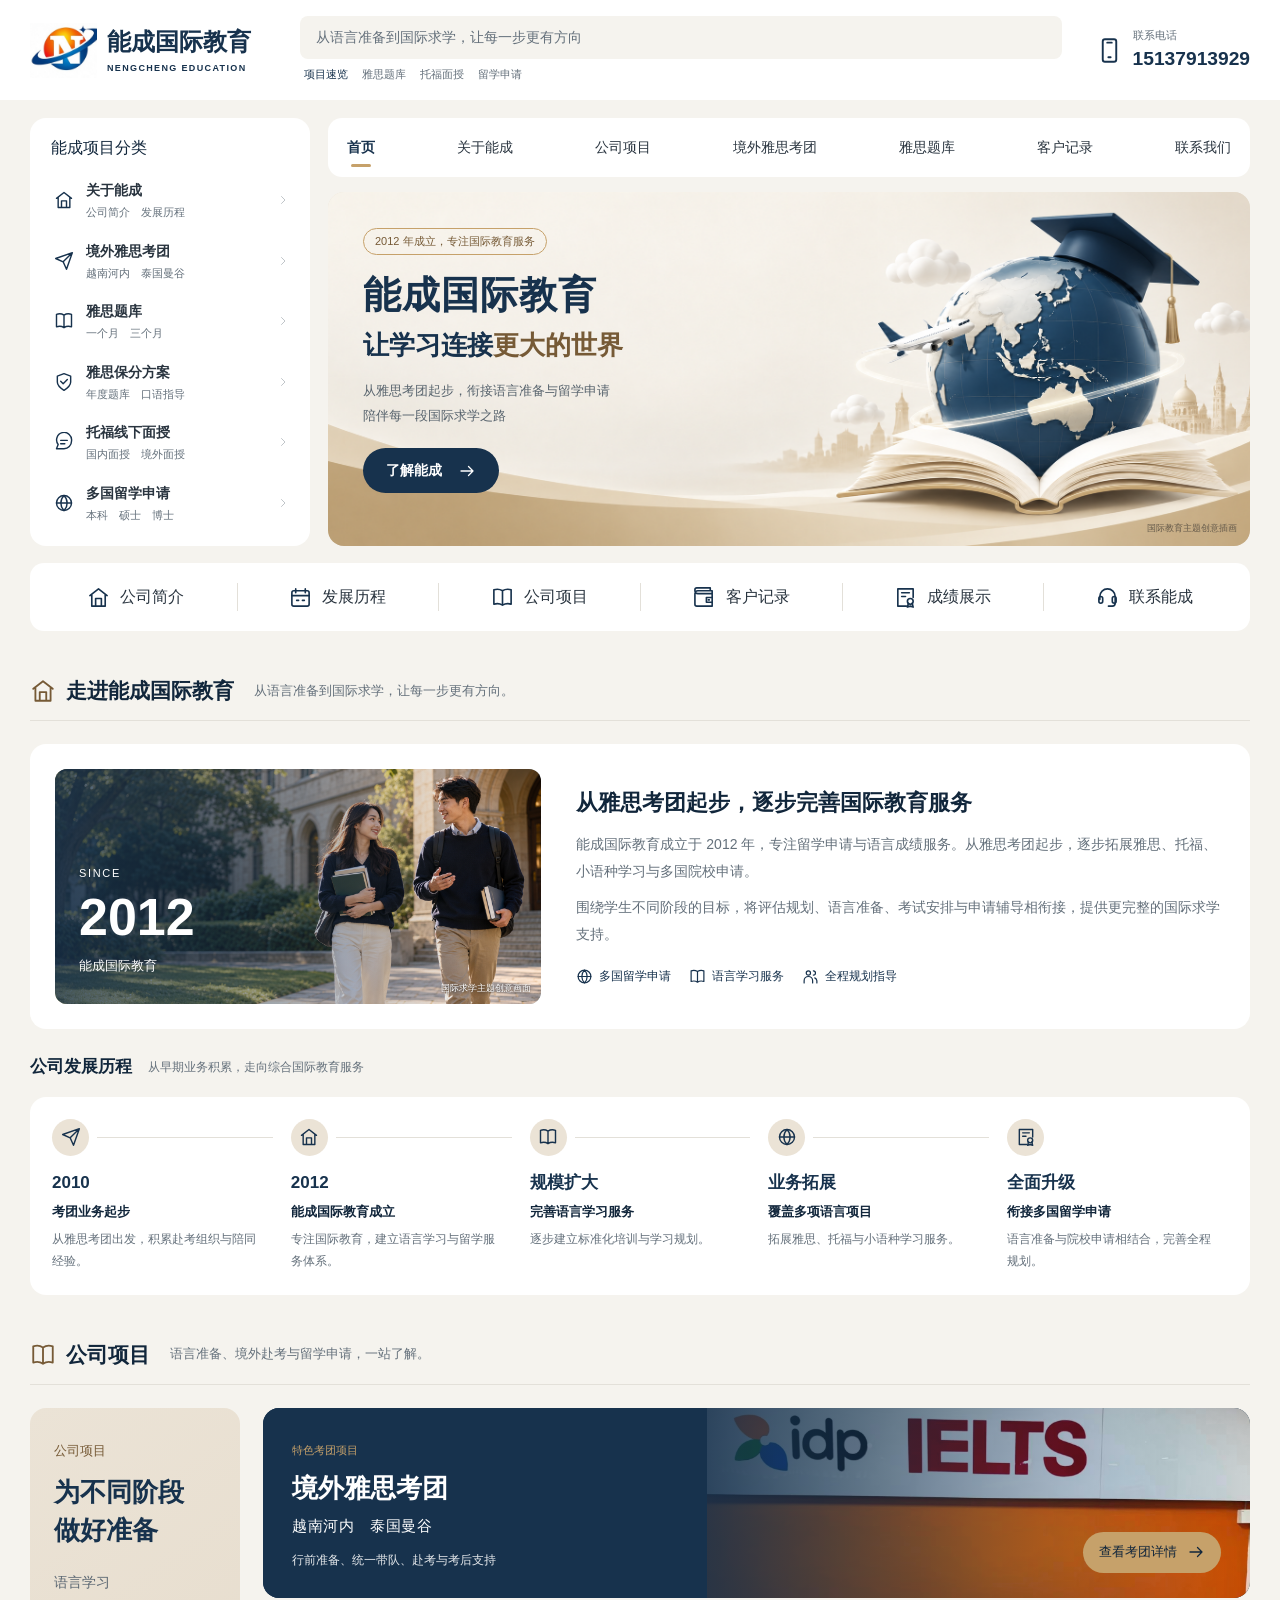
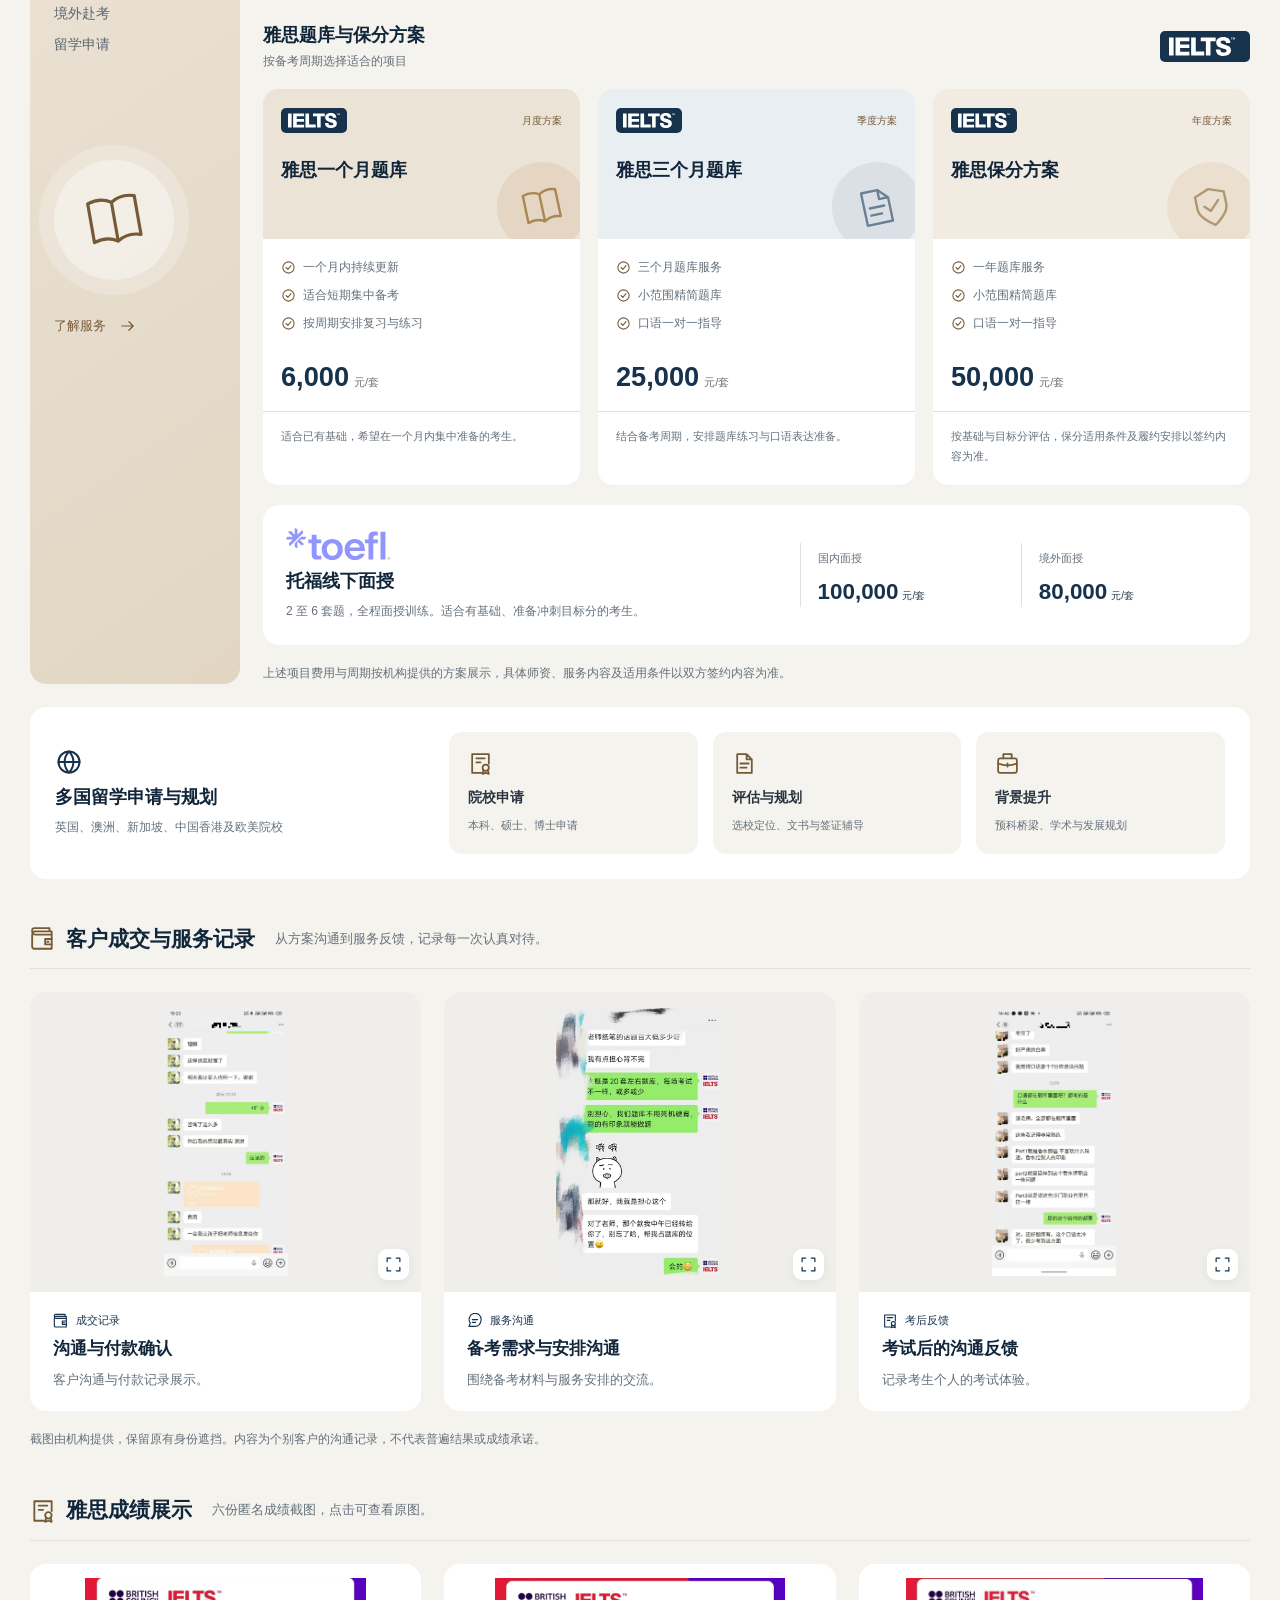
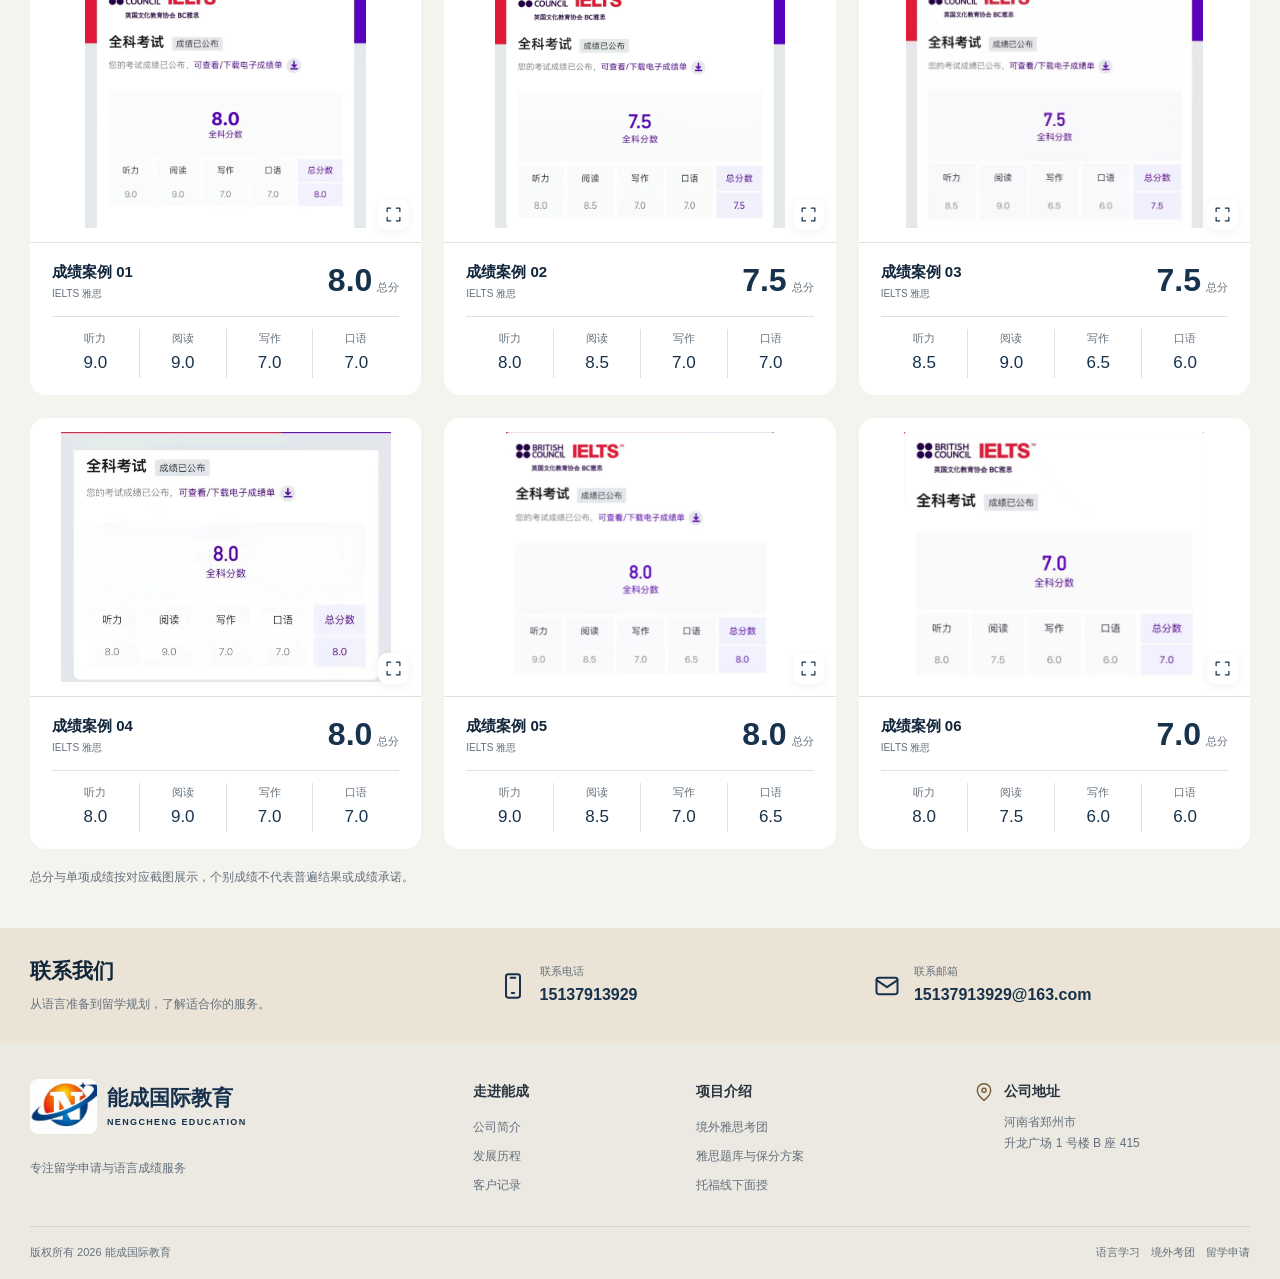
<file: index.html>
<!DOCTYPE html>
<html lang="zh-CN">
<head>
<meta charset="utf-8">
<meta name="viewport" content="width=device-width,initial-scale=1">
<meta name="theme-color" content="#17324D">
<meta name="description" content="能成国际教育成立于2012年，提供境外雅思考团、雅思题库、托福面授与多国留学申请服务。了解公司、项目、客户记录及考团环境。">
<title>能成国际教育 | 语言学习、境外雅思考团与留学申请</title>
<link rel="icon" href="assets/favicon.svg" type="image/svg+xml">
<link rel="stylesheet" href="site.css?v=20261008">
<script src="config.js?v=20261003" defer>
</script>
<script src="scores.js" defer>
</script>
<script src="script.js?v=20261004" defer>
</script>
</head>
<body class="page-home">
<a href="#main" class="skip-link">跳转到正文</a>
<svg class="svg-library" aria-hidden="true" xmlns="http://www.w3.org/2000/svg">
<symbol id="i-phone" viewBox="0 0 24 24">
<rect x="6" y="2" width="12" height="20" rx="2"/>
<path d="M10 5h4M11 18h2"/>
</symbol>
<symbol id="i-mail" viewBox="0 0 24 24">
<rect x="3" y="5" width="18" height="14" rx="2"/>
<path d="m3 7 9 6 9-6"/>
</symbol>
<symbol id="i-close" viewBox="0 0 24 24">
<path d="m6 6 12 12M6 18 18 6"/>
</symbol>
<symbol id="i-expand" viewBox="0 0 24 24">
<path d="M8 3H3v5m13-5h5v5M3 16v5h5m8 0h5v-5"/>
</symbol>
<symbol id="i-book" viewBox="0 0 24 24">
<path d="M12 5c-3-2-6-2-9-1v15c3-1 6-1 9 1m0-15c3-2 6-2 9-1v15c-3-1-6-1-9 1V5Z"/>
</symbol>
<symbol id="i-globe" viewBox="0 0 24 24">
<circle cx="12" cy="12" r="9"/>
<path d="M3 12h18M12 3c-5 5-5 13 0 18 5-5 5-13 0-18Z"/>
</symbol>
<symbol id="i-plane" viewBox="0 0 24 24">
<path d="m22 2-7 20-4-9-9-4 20-7ZM11 13 22 2"/>
</symbol>
<symbol id="i-bed" viewBox="0 0 24 24">
<path d="M3 18v3m18-3v3M3 18h18v-5a2 2 0 0 0-2-2H5a2 2 0 0 0-2 2v5Zm2-7V5h14v6M7 11V8h4v3m2 0V8h4v3"/>
</symbol>
<symbol id="i-file" viewBox="0 0 24 24">
<path d="M14 3H5v18h14V8l-5-5Zm0 0v5h5M8 12h8m-8 4h6"/>
</symbol>
<symbol id="i-arrow-right" viewBox="0 0 24 24">
<path d="M4 12h16m-6-6 6 6-6 6"/>
</symbol>
<symbol id="i-arrow-up-right" viewBox="0 0 24 24">
<path d="M6 18 18 6M6 6h12v12"/>
</symbol>
<symbol id="i-arrow-down" viewBox="0 0 24 24">
<path d="M12 3v18m-6-6 6 6 6-6"/>
</symbol>
<symbol id="i-chevron" viewBox="0 0 24 24">
<path d="m9 5 7 7-7 7"/>
</symbol>
<symbol id="i-pin" viewBox="0 0 24 24">
<path d="M20 10c0 6-8 12-8 12S4 16 4 10a8 8 0 1 1 16 0Z"/>
<circle cx="12" cy="10" r="2.5"/>
</symbol>
<symbol id="i-calendar" viewBox="0 0 24 24">
<rect x="3" y="5" width="18" height="16" rx="2"/>
<path d="M7 3v4m10-4v4M3 10h18m-13 5h2m4 0h2"/>
</symbol>
<symbol id="i-people" viewBox="0 0 24 24">
<circle cx="9" cy="7" r="3"/>
<path d="M3 21v-3a6 6 0 0 1 12 0v3m1-17a3 3 0 0 1 0 6m2 4a5 5 0 0 1 3 4v3"/>
</symbol>
<symbol id="i-check" viewBox="0 0 24 24">
<circle cx="12" cy="12" r="9"/>
<path d="m8 12 3 3 5-6"/>
</symbol>
<symbol id="i-headset" viewBox="0 0 24 24">
<path d="M4 14v-3a8 8 0 0 1 16 0v7a3 3 0 0 1-3 3h-4"/>
<rect x="3" y="11" width="4" height="7" rx="2"/>
<rect x="17" y="11" width="4" height="7" rx="2"/>
</symbol>
<symbol id="i-shield" viewBox="0 0 24 24">
<path d="m12 2 8 3v7c0 5-8 10-8 10S4 17 4 12V5l8-3Z"/>
<path d="m8 11 3 3 5-5"/>
</symbol>
<symbol id="i-bus" viewBox="0 0 24 24">
<rect x="4" y="3" width="16" height="16" rx="3"/>
<path d="M4 12h16M9 3v9M7 19v3m10-3v3m-9-7h1m6 0h1"/>
</symbol>
<symbol id="i-coffee" viewBox="0 0 24 24">
<path d="M3 8h14v8a5 5 0 0 1-5 5H8a5 5 0 0 1-5-5V8Zm14 1h2a3 3 0 0 1 0 6h-2M6 2v3m5-3v3m5-3v3"/>
</symbol>
<symbol id="i-plug" viewBox="0 0 24 24">
<path d="M8 2v5m8-5v5M5 7h14v3a7 7 0 0 1-7 7v5m0-5a7 7 0 0 1-7-7"/>
</symbol>
<symbol id="i-chat" viewBox="0 0 24 24">
<path d="M21 11a9 9 0 0 1-9 9H3l2-5a9 9 0 1 1 16-4Z"/>
<path d="M8 10h8m-8 4h5"/>
</symbol>
<symbol id="i-gift" viewBox="0 0 24 24">
<rect x="3" y="8" width="18" height="4" rx="1"/>
<path d="M5 12v9h14v-9M12 8v13m0-13H8a3 3 0 1 1 3-3l1 3Zm0 0h4a3 3 0 1 0-3-3l-1 3Z"/>
</symbol>
<symbol id="i-ticket" viewBox="0 0 24 24">
<path d="M3 6h18v4a2 2 0 0 0 0 4v4H3v-4a2 2 0 0 0 0-4V6Zm12 0v3m0 3v2m0 3v1"/>
</symbol>
<symbol id="i-plus" viewBox="0 0 24 24">
<path d="M12 4v16M4 12h16"/>
</symbol>
<symbol id="i-menu" viewBox="0 0 24 24">
<path d="M4 7h16M4 12h16M4 17h16"/>
</symbol>
<symbol id="i-home" viewBox="0 0 24 24">
<path d="m3 10 9-7 9 7M5 9v12h14V9M9 21v-8h6v8"/>
</symbol>
<symbol id="i-leaf" viewBox="0 0 24 24">
<path d="M20 3c-7 0-15 1-15 10a6 6 0 0 0 6 6c9 0 9-9 9-16Z"/>
<path d="m3 22 12-12"/>
</symbol>
<symbol id="i-briefcase" viewBox="0 0 24 24">
<rect x="3" y="7" width="18" height="14" rx="2"/>
<path d="M8 7V3h8v4M3 12a24 24 0 0 0 18 0m-9 0v3"/>
</symbol>
<symbol id="i-wallet" viewBox="0 0 24 24">
<path d="M20 8V5H5a3 3 0 0 0-3 3v11a2 2 0 0 0 2 2h16V8H5a3 3 0 0 1-3-3V4a2 2 0 0 1 2-2h14v3"/>
<path d="M20 12h-6v5h6m-4-2.5h1"/>
</symbol>
<symbol id="i-certificate" viewBox="0 0 24 24">
<path d="M13 21H4V3h16v9M8 7h8m-8 4h4"/>
<circle cx="17" cy="16" r="3"/>
<path d="m15 18-1 4 3-1 3 1-1-4"/>
</symbol>
</svg>
<header class="site-header">
<div class="container masthead">
<a class="brand" href="index.html" aria-label="能成国际教育首页">
<span class="brand-mark" aria-hidden="true">
</span>
<span class="brand-text">能成国际教育<small>NENGCHENG EDUCATION</small>
</span>
</a>
<div class="header-guide">
<p>从语言准备到国际求学，让每一步更有方向</p>
<div>
<span>项目速览</span>
<a href="index.html#ielts-programs">雅思题库</a>
<a href="index.html#toefl-program">托福面授</a>
<a href="index.html#study-services">留学申请</a>
</div>
</div>
<div class="header-contact">
<svg class="icon" aria-hidden="true" focusable="false">
<use href="#i-phone"/>
</svg>
<div>
<span>联系电话</span>
<strong data-contact-phone>15137913929</strong>
</div>
</div>
<button class="menu-toggle" aria-label="打开导航" aria-expanded="false" aria-controls="site-nav">
<svg class="icon" aria-hidden="true" focusable="false">
<use href="#i-menu"/>
</svg>
<svg class="icon" aria-hidden="true" focusable="false">
<use href="#i-close"/>
</svg>
</button>
</div>
</header>
<main id="main">
<section class="hero-section" aria-labelledby="company-title">
<div class="container hero-layout">
<aside class="project-directory" aria-label="项目快速导航">
<h2>能成项目分类</h2>
<a href="#about">
<span class="directory-icon">
<svg class="icon" aria-hidden="true" focusable="false">
<use href="#i-home"/>
</svg>
</span>
<span class="directory-label">
<strong>关于能成</strong>
<small>公司简介　发展历程</small>
</span>
<svg class="icon" aria-hidden="true" focusable="false">
<use href="#i-chevron"/>
</svg>
</a>
<a href="exam-tours.html">
<span class="directory-icon">
<svg class="icon" aria-hidden="true" focusable="false">
<use href="#i-plane"/>
</svg>
</span>
<span class="directory-label">
<strong>境外雅思考团</strong>
<small>越南河内　泰国曼谷</small>
</span>
<svg class="icon" aria-hidden="true" focusable="false">
<use href="#i-chevron"/>
</svg>
</a>
<a href="#ielts-programs">
<span class="directory-icon">
<svg class="icon" aria-hidden="true" focusable="false">
<use href="#i-book"/>
</svg>
</span>
<span class="directory-label">
<strong>雅思题库</strong>
<small>一个月　三个月</small>
</span>
<svg class="icon" aria-hidden="true" focusable="false">
<use href="#i-chevron"/>
</svg>
</a>
<a href="#assurance">
<span class="directory-icon">
<svg class="icon" aria-hidden="true" focusable="false">
<use href="#i-shield"/>
</svg>
</span>
<span class="directory-label">
<strong>雅思保分方案</strong>
<small>年度题库　口语指导</small>
</span>
<svg class="icon" aria-hidden="true" focusable="false">
<use href="#i-chevron"/>
</svg>
</a>
<a href="#toefl-program">
<span class="directory-icon">
<svg class="icon" aria-hidden="true" focusable="false">
<use href="#i-chat"/>
</svg>
</span>
<span class="directory-label">
<strong>托福线下面授</strong>
<small>国内面授　境外面授</small>
</span>
<svg class="icon" aria-hidden="true" focusable="false">
<use href="#i-chevron"/>
</svg>
</a>
<a href="#study-services">
<span class="directory-icon">
<svg class="icon" aria-hidden="true" focusable="false">
<use href="#i-globe"/>
</svg>
</span>
<span class="directory-label">
<strong>多国留学申请</strong>
<small>本科　硕士　博士</small>
</span>
<svg class="icon" aria-hidden="true" focusable="false">
<use href="#i-chevron"/>
</svg>
</a>
</aside>
<div class="hero-main">
<div class="nav-bar">
<nav class="container site-nav" id="site-nav" aria-label="主导航">
<a href="index.html" class="active" aria-current="page">首页</a>
<a href="#about">关于能成</a>
<a href="#services">公司项目</a>
<a href="exam-tours.html">境外雅思考团</a>
<a href="#ielts-programs">雅思题库</a>
<a href="#transactions">客户记录</a>
<a href="#contact">联系我们</a>
</nav>
</div>
<div class="brand-banner">
<img src="assets/education-portal-banner-navy-champagne-v2.png" width="2100" height="749" alt="地球、书籍与飞机组成的国际教育主题创意插画" fetchpriority="high">
<div class="banner-copy">
<span class="banner-label">2012 年成立，专注国际教育服务</span>
<h1 id="company-title">能成国际教育</h1>
<h2>让学习连接<span>更大的世界</span>
</h2>
<p>从雅思考团起步，衔接语言准备与留学申请<br>陪伴每一段国际求学之路</p>
<a class="button" href="#about">了解能成<svg class="icon" aria-hidden="true" focusable="false">
<use href="#i-arrow-right"/>
</svg>
</a>
</div>
<span class="creative-label">国际教育主题创意插画</span>
</div>
</div>
</div>
<nav class="container home-channel-nav" aria-label="首页栏目">
<a href="#about">
<svg class="icon" aria-hidden="true" focusable="false">
<use href="#i-home"/>
</svg>
<span>公司简介</span>
</a>
<a href="#history">
<svg class="icon" aria-hidden="true" focusable="false">
<use href="#i-calendar"/>
</svg>
<span>发展历程</span>
</a>
<a href="#services">
<svg class="icon" aria-hidden="true" focusable="false">
<use href="#i-book"/>
</svg>
<span>公司项目</span>
</a>
<a href="#transactions">
<svg class="icon" aria-hidden="true" focusable="false">
<use href="#i-wallet"/>
</svg>
<span>客户记录</span>
</a>
<a href="#results">
<svg class="icon" aria-hidden="true" focusable="false">
<use href="#i-certificate"/>
</svg>
<span>成绩展示</span>
</a>
<a href="#contact">
<svg class="icon" aria-hidden="true" focusable="false">
<use href="#i-headset"/>
</svg>
<span>联系能成</span>
</a>
</nav>
</section>
<section class="section about-section" id="about">
<div class="container">
<div class="section-heading">
<div class="heading-title">
<svg class="icon" aria-hidden="true" focusable="false">
<use href="#i-home"/>
</svg>
<h2>走进能成国际教育</h2>
</div>
<p>从语言准备到国际求学，让每一步更有方向。</p>
</div>
<div class="about-grid">
<figure class="about-visual">
<img src="assets/campus-hero.png" alt="国际校园生活主题创意画面" loading="lazy">
<figcaption>国际求学主题创意画面</figcaption>
<div>
<span>SINCE</span>
<strong>2012</strong>
<p>能成国际教育</p>
</div>
</figure>
<div class="about-copy">
<h3>从雅思考团起步，逐步完善国际教育服务</h3>
<p>能成国际教育成立于 2012 年，专注留学申请与语言成绩服务。从雅思考团起步，逐步拓展雅思、托福、小语种学习与多国院校申请。</p>
<p>围绕学生不同阶段的目标，将评估规划、语言准备、考试安排与申请辅导相衔接，提供更完整的国际求学支持。</p>
<div class="about-values">
<span>
<svg class="icon" aria-hidden="true" focusable="false">
<use href="#i-globe"/>
</svg>多国留学申请</span>
<span>
<svg class="icon" aria-hidden="true" focusable="false">
<use href="#i-book"/>
</svg>语言学习服务</span>
<span>
<svg class="icon" aria-hidden="true" focusable="false">
<use href="#i-people"/>
</svg>全程规划指导</span>
</div>
</div>
</div>
<div class="history-heading" id="history">
<h3>公司发展历程</h3>
<span>从早期业务积累，走向综合国际教育服务</span>
</div>
<ol class="history-line">
<li>
<span class="history-dot">
<svg class="icon" aria-hidden="true" focusable="false">
<use href="#i-plane"/>
</svg>
</span>
<strong>2010</strong>
<h4>考团业务起步</h4>
<p>从雅思考团出发，积累赴考组织与陪同经验。</p>
</li>
<li>
<span class="history-dot">
<svg class="icon" aria-hidden="true" focusable="false">
<use href="#i-home"/>
</svg>
</span>
<strong>2012</strong>
<h4>能成国际教育成立</h4>
<p>专注国际教育，建立语言学习与留学服务体系。</p>
</li>
<li>
<span class="history-dot">
<svg class="icon" aria-hidden="true" focusable="false">
<use href="#i-book"/>
</svg>
</span>
<strong>规模扩大</strong>
<h4>完善语言学习服务</h4>
<p>逐步建立标准化培训与学习规划。</p>
</li>
<li>
<span class="history-dot">
<svg class="icon" aria-hidden="true" focusable="false">
<use href="#i-globe"/>
</svg>
</span>
<strong>业务拓展</strong>
<h4>覆盖多项语言项目</h4>
<p>拓展雅思、托福与小语种学习服务。</p>
</li>
<li>
<span class="history-dot">
<svg class="icon" aria-hidden="true" focusable="false">
<use href="#i-certificate"/>
</svg>
</span>
<strong>全面升级</strong>
<h4>衔接多国留学申请</h4>
<p>语言准备与院校申请相结合，完善全程规划。</p>
</li>
</ol>
</div>
</section>
<section class="section tint-section" id="services">
<div class="container">
<div class="section-heading">
<div class="heading-title">
<svg class="icon" aria-hidden="true" focusable="false">
<use href="#i-book"/>
</svg>
<h2>公司项目</h2>
</div>
<p>语言准备、境外赴考与留学申请，一站了解。</p>
</div>
<div class="programs-layout">
<aside class="program-guide">
<span>公司项目</span>
<h3>为不同阶段<br>做好准备</h3>
<p>语言学习<br>境外赴考<br>留学申请</p>
<div>
<svg class="icon" aria-hidden="true" focusable="false">
<use href="#i-book"/>
</svg>
</div>
<a href="#contact">了解服务<svg class="icon" aria-hidden="true" focusable="false">
<use href="#i-arrow-right"/>
</svg>
</a>
</aside>
<div class="program-content">
<a class="tour-banner" id="featured-tour" href="exam-tours.html" aria-label="了解境外雅思考团详情">
<img src="assets/center-idp.jpg" alt="雅思考点接待区，环境参考" loading="lazy">
<div class="tour-banner-copy">
<span class="feature-label">特色考团项目</span>
<h3>境外雅思考团</h3>
<p>越南河内　泰国曼谷</p>
<span class="tour-banner-description">行前准备、统一带队、赴考与考后支持</span>
</div>
<span class="tour-banner-button">查看考团详情<svg class="icon" aria-hidden="true" focusable="false">
<use href="#i-arrow-right"/>
</svg>
</span>
</a>
<div class="subsection-heading" id="ielts-programs">
<div>
<h3>雅思题库与保分方案</h3>
<p>按备考周期选择适合的项目</p>
</div>
<img class="exam-logo" src="assets/ielts-logo.svg" width="152" height="45" alt="IELTS 雅思">
</div>
<div class="program-grid">
<article class="program-card" id="month-plan">
<div class="program-cover">
<div class="program-top">
<img class="exam-logo" src="assets/ielts-logo.svg" alt="IELTS 雅思" width="152" height="45">
<span>月度方案</span>
</div>
<h3>雅思一个月题库</h3>
<span class="program-art">
<svg class="icon" aria-hidden="true" focusable="false">
<use href="#i-book"/>
</svg>
</span>
</div>
<ul class="icon-list">
<li>
<svg class="icon" aria-hidden="true" focusable="false">
<use href="#i-check"/>
</svg>
<span>一个月内持续更新</span>
</li>
<li>
<svg class="icon" aria-hidden="true" focusable="false">
<use href="#i-check"/>
</svg>
<span>适合短期集中备考</span>
</li>
<li>
<svg class="icon" aria-hidden="true" focusable="false">
<use href="#i-check"/>
</svg>
<span>按周期安排复习与练习</span>
</li>
</ul>
<div class="program-price">
<strong data-price-key="ieltsMonth">6,000</strong>
<span>元/套</span>
</div>
<p class="program-note">适合已有基础，希望在一个月内集中准备的考生。</p>
</article>
<article class="program-card" id="quarter-plan">
<div class="program-cover">
<div class="program-top">
<img class="exam-logo" src="assets/ielts-logo.svg" alt="IELTS 雅思" width="152" height="45">
<span>季度方案</span>
</div>
<h3>雅思三个月题库</h3>
<span class="program-art">
<svg class="icon" aria-hidden="true" focusable="false">
<use href="#i-file"/>
</svg>
</span>
</div>
<ul class="icon-list">
<li>
<svg class="icon" aria-hidden="true" focusable="false">
<use href="#i-check"/>
</svg>
<span>三个月题库服务</span>
</li>
<li>
<svg class="icon" aria-hidden="true" focusable="false">
<use href="#i-check"/>
</svg>
<span>小范围精简题库</span>
</li>
<li>
<svg class="icon" aria-hidden="true" focusable="false">
<use href="#i-check"/>
</svg>
<span>口语一对一指导</span>
</li>
</ul>
<div class="program-price">
<strong data-price-key="ieltsQuarter">25,000</strong>
<span>元/套</span>
</div>
<p class="program-note">结合备考周期，安排题库练习与口语表达准备。</p>
</article>
<article class="program-card" id="assurance">
<div class="program-cover">
<div class="program-top">
<img class="exam-logo" src="assets/ielts-logo.svg" alt="IELTS 雅思" width="152" height="45">
<span>年度方案</span>
</div>
<h3>雅思保分方案</h3>
<span class="program-art">
<svg class="icon" aria-hidden="true" focusable="false">
<use href="#i-shield"/>
</svg>
</span>
</div>
<ul class="icon-list">
<li>
<svg class="icon" aria-hidden="true" focusable="false">
<use href="#i-check"/>
</svg>
<span>一年题库服务</span>
</li>
<li>
<svg class="icon" aria-hidden="true" focusable="false">
<use href="#i-check"/>
</svg>
<span>小范围精简题库</span>
</li>
<li>
<svg class="icon" aria-hidden="true" focusable="false">
<use href="#i-check"/>
</svg>
<span>口语一对一指导</span>
</li>
</ul>
<div class="program-price">
<strong data-price-key="ieltsYear">50,000</strong>
<span>元/套</span>
</div>
<p class="program-note">按基础与目标分评估，保分适用条件及履约安排以签约内容为准。</p>
</article>
</div>
<article class="toefl-band" id="toefl-program">
<div>
<img src="assets/toefl-logo.svg" class="exam-logo toefl-logo" alt="TOEFL 托福" width="262" height="75">
<h3>托福线下面授</h3>
<p>2 至 6 套题，全程面授训练。适合有基础、准备冲刺目标分的考生。</p>
</div>
<div class="toefl-prices">
<div>
<span>国内面授</span>
<p>
<strong data-price-key="toeflDomestic">100,000</strong>元/套</p>
</div>
<div>
<span>境外面授</span>
<p>
<strong data-price-key="toeflOverseas">80,000</strong>元/套</p>
</div>
</div>
</article>
<p class="fine-print">上述项目费用与周期按机构提供的方案展示，具体师资、服务内容及适用条件以双方签约内容为准。</p>
</div>
</div>
<div class="study-band" id="study-services">
<div>
<svg class="icon" aria-hidden="true" focusable="false">
<use href="#i-globe"/>
</svg>
<h3>多国留学申请与规划</h3>
<p>英国、澳洲、新加坡、中国香港及欧美院校</p>
</div>
<div class="study-services">
<div>
<svg class="icon" aria-hidden="true" focusable="false">
<use href="#i-certificate"/>
</svg>
<strong>院校申请</strong>
<span>本科、硕士、博士申请</span>
</div>
<div>
<svg class="icon" aria-hidden="true" focusable="false">
<use href="#i-file"/>
</svg>
<strong>评估与规划</strong>
<span>选校定位、文书与签证辅导</span>
</div>
<div>
<svg class="icon" aria-hidden="true" focusable="false">
<use href="#i-briefcase"/>
</svg>
<strong>背景提升</strong>
<span>预科桥梁、学术与发展规划</span>
</div>
</div>
</div>
</div>
</section>
<section class="section" id="transactions">
<div class="container">
<div class="section-heading">
<div class="heading-title">
<svg class="icon" aria-hidden="true" focusable="false">
<use href="#i-wallet"/>
</svg>
<h2>客户成交与服务记录</h2>
</div>
<p>从方案沟通到服务反馈，记录每一次认真对待。</p>
</div>
<div class="records-grid">
<article class="record-card">
<button class="image-trigger" data-image="assets/client-payment.jpg" data-caption="沟通与付款确认，机构提供的沟通截图，保留原有隐私遮挡" aria-label="查看沟通与付款确认原始截图">
<img src="assets/client-payment.jpg" alt="沟通与付款确认，已隐去客户姓名的原始沟通截图" loading="lazy">
<span class="photo-expand">
<svg class="icon" aria-hidden="true" focusable="false">
<use href="#i-expand"/>
</svg>
</span>
</button>
<div>
<span>
<svg class="icon" aria-hidden="true" focusable="false">
<use href="#i-wallet"/>
</svg>成交记录</span>
<h3>沟通与付款确认</h3>
<p>客户沟通与付款记录展示。</p>
</div>
</article>
<article class="record-card">
<button class="image-trigger" data-image="assets/client-service.jpg" data-caption="备考需求与安排沟通，机构提供的沟通截图，保留原有隐私遮挡" aria-label="查看备考需求与安排沟通原始截图">
<img src="assets/client-service.jpg" alt="备考需求与安排沟通，已隐去客户姓名的原始沟通截图" loading="lazy">
<span class="photo-expand">
<svg class="icon" aria-hidden="true" focusable="false">
<use href="#i-expand"/>
</svg>
</span>
</button>
<div>
<span>
<svg class="icon" aria-hidden="true" focusable="false">
<use href="#i-chat"/>
</svg>服务沟通</span>
<h3>备考需求与安排沟通</h3>
<p>围绕备考材料与服务安排的交流。</p>
</div>
</article>
<article class="record-card">
<button class="image-trigger" data-image="assets/client-feedback.jpg" data-caption="考试后的沟通反馈，机构提供的沟通截图，保留原有隐私遮挡" aria-label="查看考试后的沟通反馈原始截图">
<img src="assets/client-feedback.jpg" alt="考试后的沟通反馈，已隐去客户姓名的原始沟通截图" loading="lazy">
<span class="photo-expand">
<svg class="icon" aria-hidden="true" focusable="false">
<use href="#i-expand"/>
</svg>
</span>
</button>
<div>
<span>
<svg class="icon" aria-hidden="true" focusable="false">
<use href="#i-certificate"/>
</svg>考后反馈</span>
<h3>考试后的沟通反馈</h3>
<p>记录考生个人的考试体验。</p>
</div>
</article>
</div>
<p class="fine-print">截图由机构提供，保留原有身份遮挡。内容为个别客户的沟通记录，不代表普遍结果或成绩承诺。</p>
</div>
</section>
<section class="section tint-section" id="results">
<div class="container">
<div class="section-heading">
<div class="heading-title">
<svg class="icon" aria-hidden="true" focusable="false">
<use href="#i-certificate"/>
</svg>
<h2>雅思成绩展示</h2>
</div>
<p>六份匿名成绩截图，点击可查看原图。</p>
</div>
<div class="score-grid">
<article class="score-card" data-score-case="01" aria-labelledby="score-title-01">
<button class="score-card-image image-trigger" data-image="assets/score-01.jpg" data-caption="成绩案例 01，总分8.0，听力9.0、阅读9.0、写作7.0、口语7.0" aria-label="查看成绩案例01原始截图">
<img src="assets/score-01.jpg" alt="成绩案例 01，总分8.0，听力9.0、阅读9.0、写作7.0、口语7.0" loading="lazy">
<span class="score-expand" aria-hidden="true">
<svg class="icon">
<use href="#i-expand"/>
</svg>
</span>
</button>
<div class="score-card-body">
<div class="score-card-heading">
<h3 id="score-title-01">成绩案例 01<span>IELTS 雅思</span>
</h3>
<p>
<strong data-score-field="overall">8.0</strong>
<span>总分</span>
</p>
</div>
<dl class="score-card-details">
<div>
<dt>听力</dt>
<dd data-score-field="listening">9.0</dd>
</div>
<div>
<dt>阅读</dt>
<dd data-score-field="reading">9.0</dd>
</div>
<div>
<dt>写作</dt>
<dd data-score-field="writing">7.0</dd>
</div>
<div>
<dt>口语</dt>
<dd data-score-field="speaking">7.0</dd>
</div>
</dl>
</div>
</article>
<article class="score-card" data-score-case="02" aria-labelledby="score-title-02">
<button class="score-card-image image-trigger" data-image="assets/score-02.jpg" data-caption="成绩案例 02，总分7.5，听力8.0、阅读8.5、写作7.0、口语7.0" aria-label="查看成绩案例02原始截图">
<img src="assets/score-02.jpg" alt="成绩案例 02，总分7.5，听力8.0、阅读8.5、写作7.0、口语7.0" loading="lazy">
<span class="score-expand" aria-hidden="true">
<svg class="icon">
<use href="#i-expand"/>
</svg>
</span>
</button>
<div class="score-card-body">
<div class="score-card-heading">
<h3 id="score-title-02">成绩案例 02<span>IELTS 雅思</span>
</h3>
<p>
<strong data-score-field="overall">7.5</strong>
<span>总分</span>
</p>
</div>
<dl class="score-card-details">
<div>
<dt>听力</dt>
<dd data-score-field="listening">8.0</dd>
</div>
<div>
<dt>阅读</dt>
<dd data-score-field="reading">8.5</dd>
</div>
<div>
<dt>写作</dt>
<dd data-score-field="writing">7.0</dd>
</div>
<div>
<dt>口语</dt>
<dd data-score-field="speaking">7.0</dd>
</div>
</dl>
</div>
</article>
<article class="score-card" data-score-case="03" aria-labelledby="score-title-03">
<button class="score-card-image image-trigger" data-image="assets/score-03.jpg" data-caption="成绩案例 03，总分7.5，听力8.5、阅读9.0、写作6.5、口语6.0" aria-label="查看成绩案例03原始截图">
<img src="assets/score-03.jpg" alt="成绩案例 03，总分7.5，听力8.5、阅读9.0、写作6.5、口语6.0" loading="lazy">
<span class="score-expand" aria-hidden="true">
<svg class="icon">
<use href="#i-expand"/>
</svg>
</span>
</button>
<div class="score-card-body">
<div class="score-card-heading">
<h3 id="score-title-03">成绩案例 03<span>IELTS 雅思</span>
</h3>
<p>
<strong data-score-field="overall">7.5</strong>
<span>总分</span>
</p>
</div>
<dl class="score-card-details">
<div>
<dt>听力</dt>
<dd data-score-field="listening">8.5</dd>
</div>
<div>
<dt>阅读</dt>
<dd data-score-field="reading">9.0</dd>
</div>
<div>
<dt>写作</dt>
<dd data-score-field="writing">6.5</dd>
</div>
<div>
<dt>口语</dt>
<dd data-score-field="speaking">6.0</dd>
</div>
</dl>
</div>
</article>
<article class="score-card" data-score-case="04" aria-labelledby="score-title-04">
<button class="score-card-image image-trigger" data-image="assets/score-04.jpg" data-caption="成绩案例 04，总分8.0，听力8.0、阅读9.0、写作7.0、口语7.0" aria-label="查看成绩案例04原始截图">
<img src="assets/score-04.jpg" alt="成绩案例 04，总分8.0，听力8.0、阅读9.0、写作7.0、口语7.0" loading="lazy">
<span class="score-expand" aria-hidden="true">
<svg class="icon">
<use href="#i-expand"/>
</svg>
</span>
</button>
<div class="score-card-body">
<div class="score-card-heading">
<h3 id="score-title-04">成绩案例 04<span>IELTS 雅思</span>
</h3>
<p>
<strong data-score-field="overall">8.0</strong>
<span>总分</span>
</p>
</div>
<dl class="score-card-details">
<div>
<dt>听力</dt>
<dd data-score-field="listening">8.0</dd>
</div>
<div>
<dt>阅读</dt>
<dd data-score-field="reading">9.0</dd>
</div>
<div>
<dt>写作</dt>
<dd data-score-field="writing">7.0</dd>
</div>
<div>
<dt>口语</dt>
<dd data-score-field="speaking">7.0</dd>
</div>
</dl>
</div>
</article>
<article class="score-card" data-score-case="05" aria-labelledby="score-title-05">
<button class="score-card-image image-trigger" data-image="assets/score-05.jpg" data-caption="成绩案例 05，总分8.0，听力9.0、阅读8.5、写作7.0、口语6.5" aria-label="查看成绩案例05原始截图">
<img src="assets/score-05.jpg" alt="成绩案例 05，总分8.0，听力9.0、阅读8.5、写作7.0、口语6.5" loading="lazy">
<span class="score-expand" aria-hidden="true">
<svg class="icon">
<use href="#i-expand"/>
</svg>
</span>
</button>
<div class="score-card-body">
<div class="score-card-heading">
<h3 id="score-title-05">成绩案例 05<span>IELTS 雅思</span>
</h3>
<p>
<strong data-score-field="overall">8.0</strong>
<span>总分</span>
</p>
</div>
<dl class="score-card-details">
<div>
<dt>听力</dt>
<dd data-score-field="listening">9.0</dd>
</div>
<div>
<dt>阅读</dt>
<dd data-score-field="reading">8.5</dd>
</div>
<div>
<dt>写作</dt>
<dd data-score-field="writing">7.0</dd>
</div>
<div>
<dt>口语</dt>
<dd data-score-field="speaking">6.5</dd>
</div>
</dl>
</div>
</article>
<article class="score-card" data-score-case="06" aria-labelledby="score-title-06">
<button class="score-card-image image-trigger" data-image="assets/score-06.jpg" data-caption="成绩案例 06，总分7.0，听力8.0、阅读7.5、写作6.0、口语6.0" aria-label="查看成绩案例06原始截图">
<img src="assets/score-06.jpg" alt="成绩案例 06，总分7.0，听力8.0、阅读7.5、写作6.0、口语6.0" loading="lazy">
<span class="score-expand" aria-hidden="true">
<svg class="icon">
<use href="#i-expand"/>
</svg>
</span>
</button>
<div class="score-card-body">
<div class="score-card-heading">
<h3 id="score-title-06">成绩案例 06<span>IELTS 雅思</span>
</h3>
<p>
<strong data-score-field="overall">7.0</strong>
<span>总分</span>
</p>
</div>
<dl class="score-card-details">
<div>
<dt>听力</dt>
<dd data-score-field="listening">8.0</dd>
</div>
<div>
<dt>阅读</dt>
<dd data-score-field="reading">7.5</dd>
</div>
<div>
<dt>写作</dt>
<dd data-score-field="writing">6.0</dd>
</div>
<div>
<dt>口语</dt>
<dd data-score-field="speaking">6.0</dd>
</div>
</dl>
</div>
</article>
</div>
<p class="fine-print">总分与单项成绩按对应截图展示，个别成绩不代表普遍结果或成绩承诺。</p>
</div>
</section>
</main>
<section class="contact-section" id="contact" aria-labelledby="contact-title">
<div class="container contact-grid">
<div>
<h2 id="contact-title">联系我们</h2>
<p>从语言准备到留学规划，了解适合你的服务。</p>
</div>
<div class="contact-item">
<svg class="icon" aria-hidden="true" focusable="false">
<use href="#i-phone"/>
</svg>
<div>
<span>联系电话</span>
<strong id="contact-phone" data-contact-phone>15137913929</strong>
</div>
</div>
<div class="contact-item">
<svg class="icon" aria-hidden="true" focusable="false">
<use href="#i-mail"/>
</svg>
<div>
<span>联系邮箱</span>
<strong id="contact-email" data-contact-email>15137913929@163.com</strong>
</div>
</div>
</div>
</section>
<footer class="site-footer">
<div class="container footer-main">
<div>
<a class="brand" href="index.html" aria-label="能成国际教育首页">
<span class="brand-mark" aria-hidden="true">
</span>
<span class="brand-text">能成国际教育<small>NENGCHENG EDUCATION</small>
</span>
</a>
<p>专注留学申请与语言成绩服务</p>
</div>
<div class="footer-nav">
<strong>走进能成</strong>
<a href="index.html#about">公司简介</a>
<a href="index.html#history">发展历程</a>
<a href="index.html#transactions">客户记录</a>
</div>
<div class="footer-nav">
<strong>项目介绍</strong>
<a href="exam-tours.html">境外雅思考团</a>
<a href="index.html#ielts-programs">雅思题库与保分方案</a>
<a href="index.html#toefl-program">托福线下面授</a>
</div>
<div class="footer-address">
<svg class="icon" aria-hidden="true" focusable="false">
<use href="#i-pin"/>
</svg>
<div>
<strong>公司地址</strong>
<p>河南省郑州市<br>升龙广场 1 号楼 B 座 415</p>
</div>
</div>
</div>
<div class="container footer-bottom">
<span>版权所有 <span data-year>2026</span> 能成国际教育</span>
<span>语言学习　境外考团　留学申请</span>
</div>
</footer>
<dialog class="lightbox" id="lightbox" aria-labelledby="lightbox-caption">
<div class="lightbox-bar">
<p id="lightbox-caption">
</p>
<button class="lightbox-close" aria-label="关闭图片">
<svg class="icon" aria-hidden="true">
<use href="#i-close"/>
</svg>
</button>
</div>
<div class="lightbox-content">
<img id="lightbox-image" alt="">
</div>
</dialog>
</body>
</html>
</file>
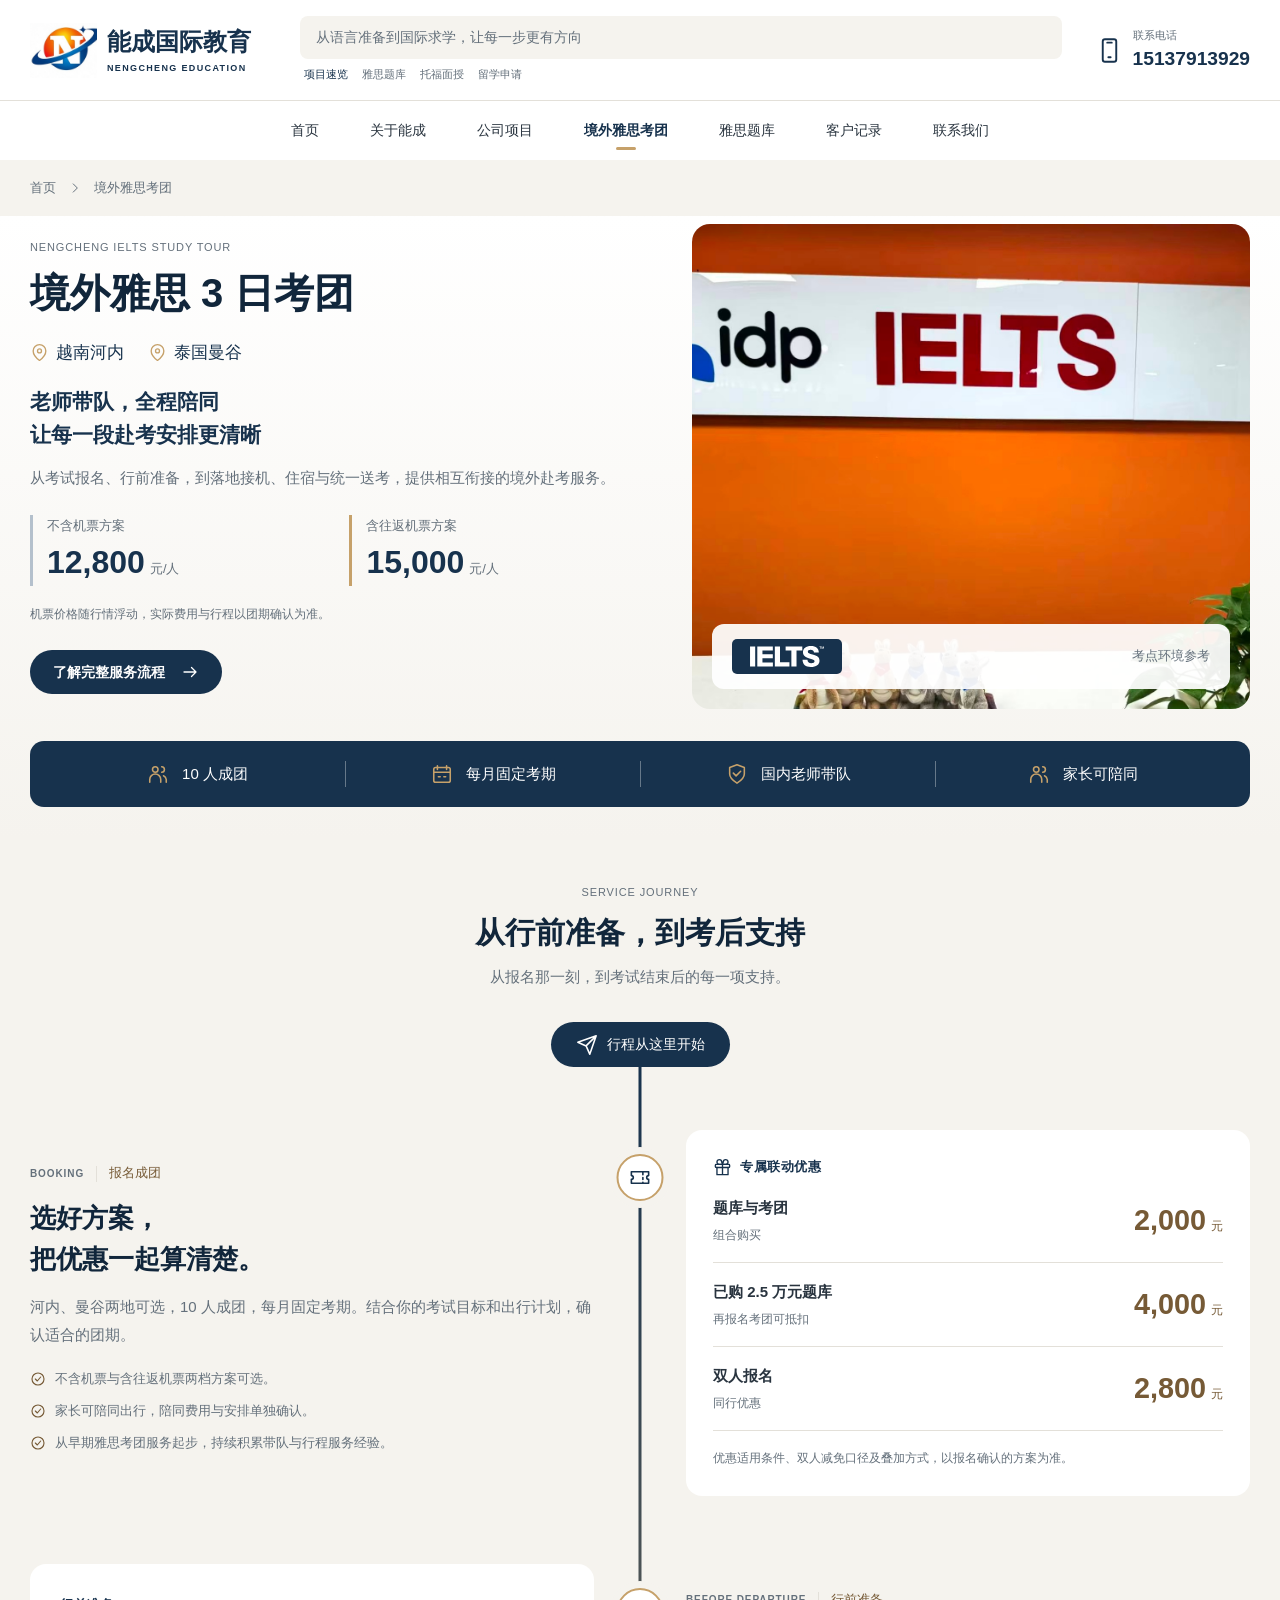
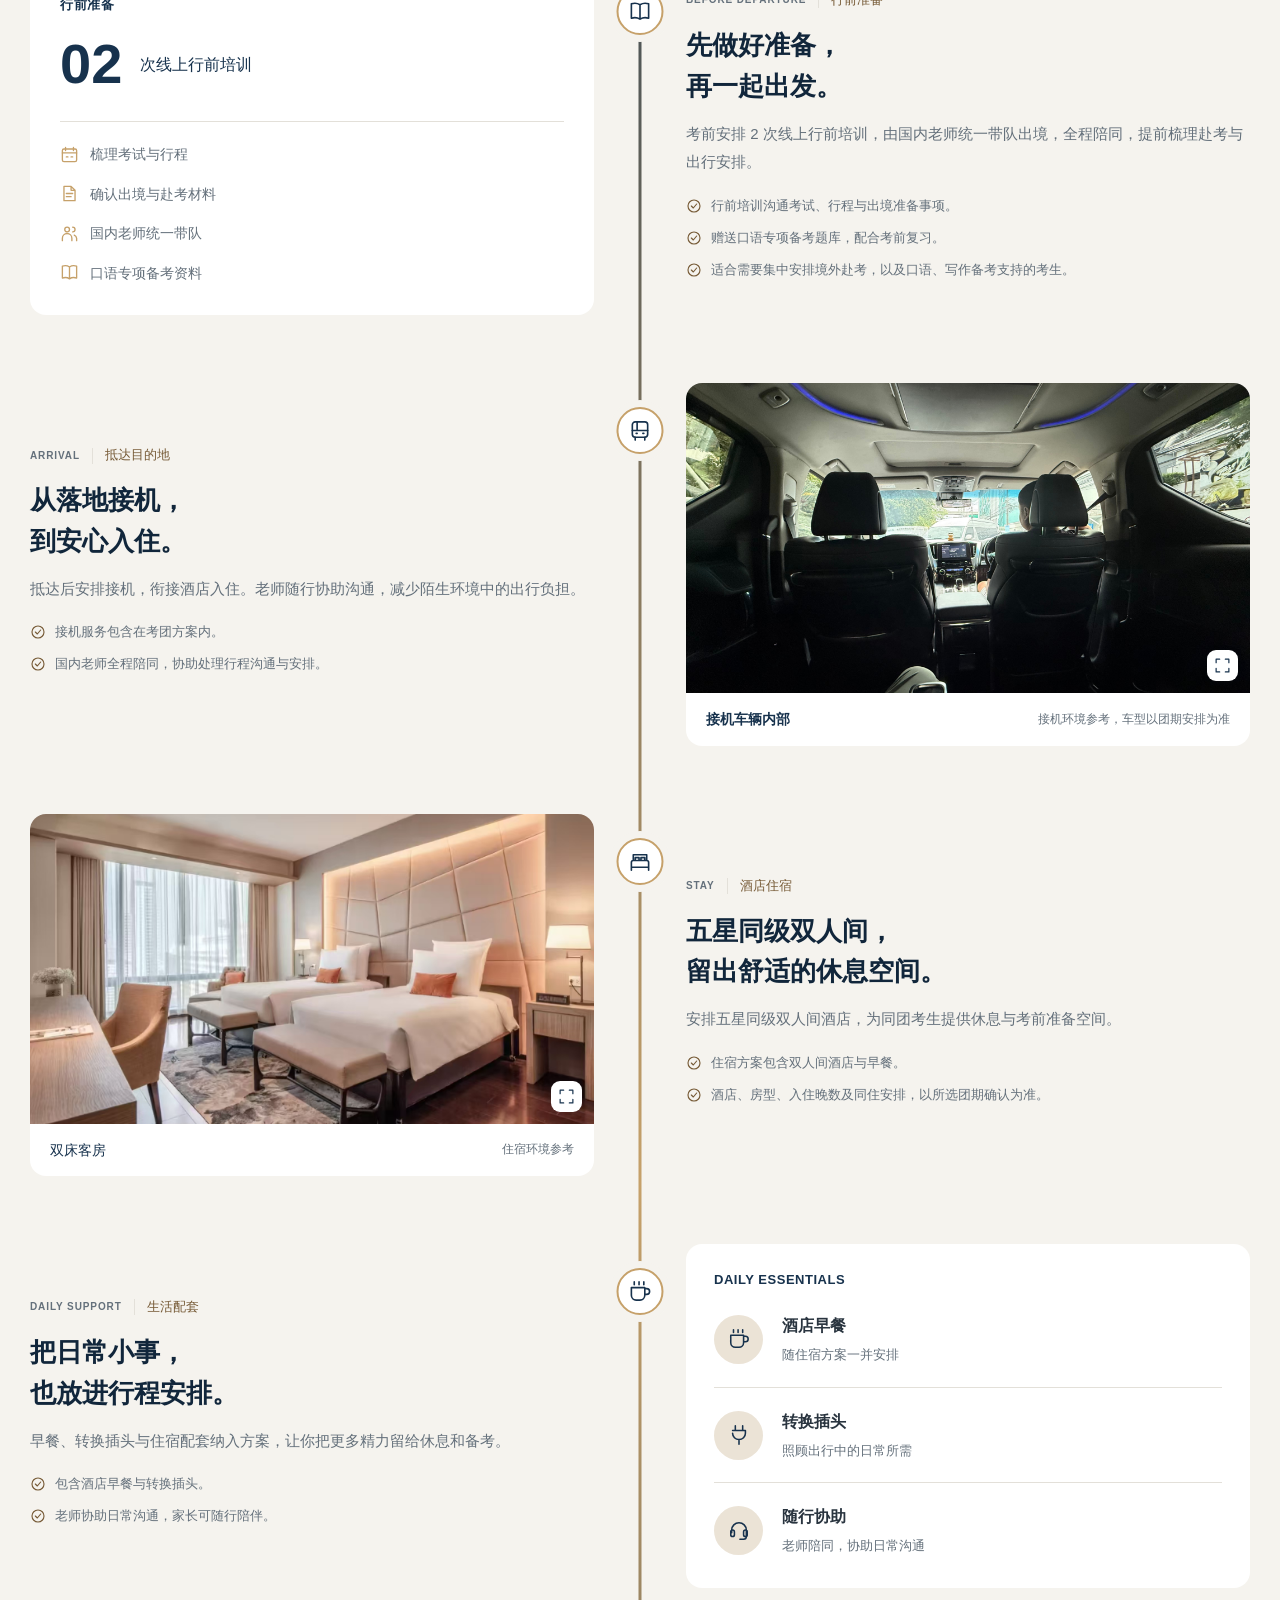
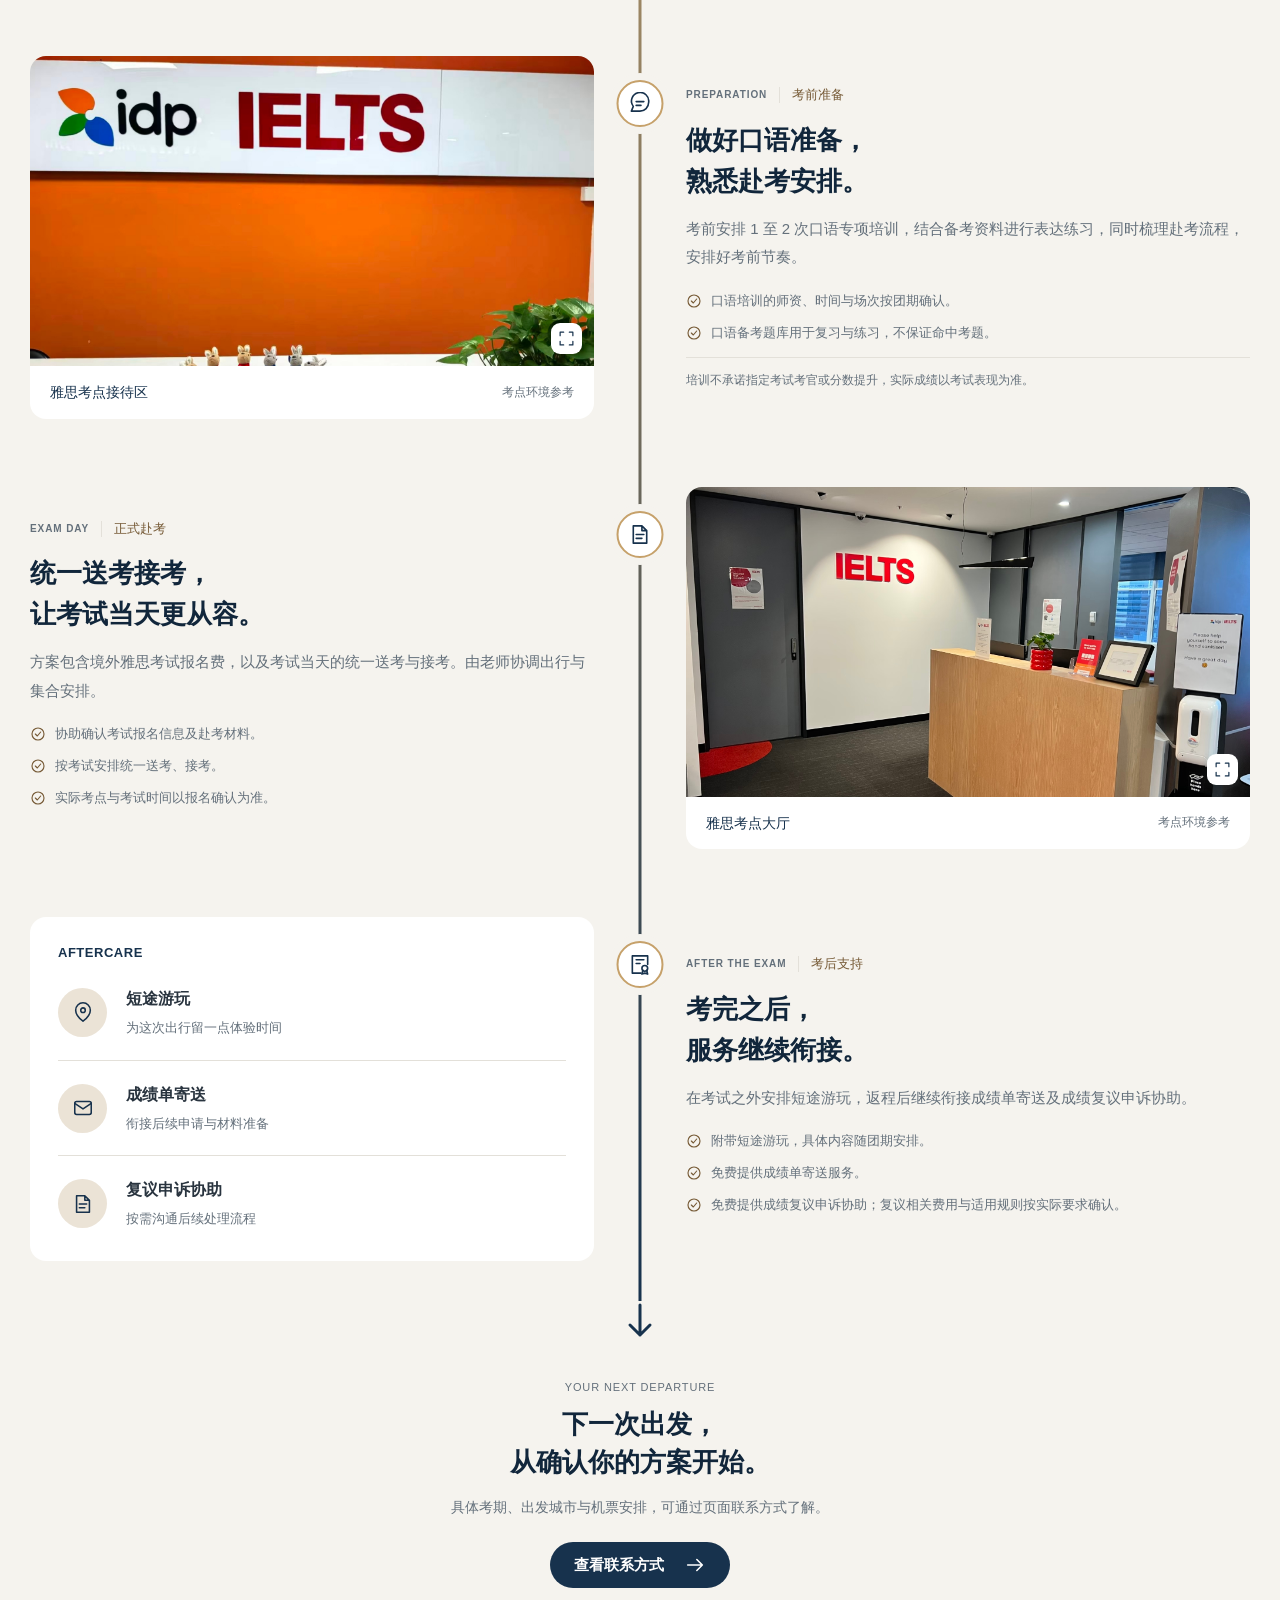
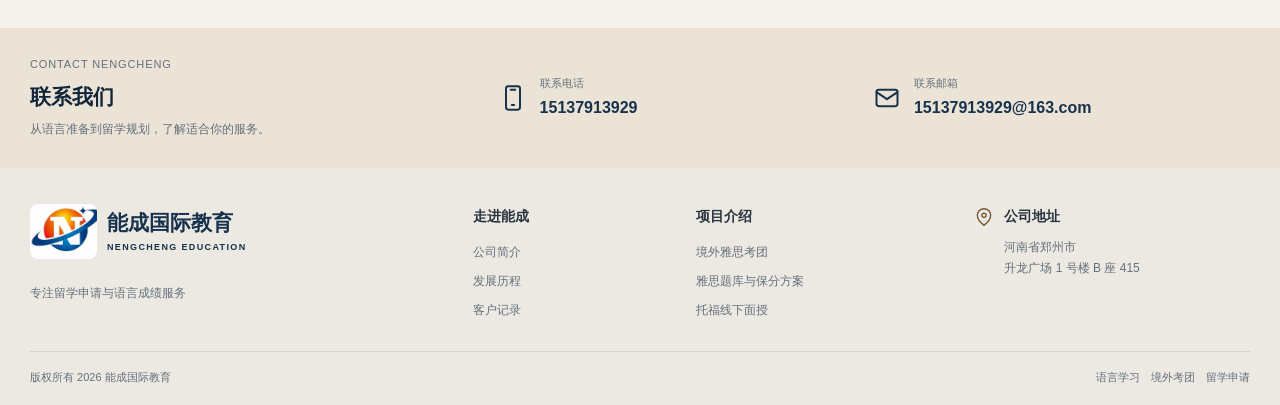
<file: exam-tours.html>
<!DOCTYPE html>
<html lang="zh-CN">
<head>
<meta charset="utf-8">
<meta name="viewport" content="width=device-width,initial-scale=1">
<meta name="theme-color" content="#17324D">
<meta name="description" content="越南河内、泰国曼谷雅思考团，国内老师统一带队。了解参考费用、考试报名、接机住宿、口语准备及考后支持等服务。">
<title>境外雅思考团 | 河内、曼谷 | 能成国际教育</title>
<link rel="icon" href="assets/favicon.svg" type="image/svg+xml">
<link rel="stylesheet" href="site.css?v=20261008">
<script src="config.js?v=20261003" defer>
</script>
<script src="script.js?v=20261004" defer>
</script>
</head>
<body class="page-tour">
<a href="#main" class="skip-link">跳转到正文</a>
<svg class="svg-library" aria-hidden="true" xmlns="http://www.w3.org/2000/svg">
<symbol id="i-phone" viewBox="0 0 24 24">
<rect x="6" y="2" width="12" height="20" rx="2"/>
<path d="M10 5h4M11 18h2"/>
</symbol>
<symbol id="i-mail" viewBox="0 0 24 24">
<rect x="3" y="5" width="18" height="14" rx="2"/>
<path d="m3 7 9 6 9-6"/>
</symbol>
<symbol id="i-close" viewBox="0 0 24 24">
<path d="m6 6 12 12M6 18 18 6"/>
</symbol>
<symbol id="i-expand" viewBox="0 0 24 24">
<path d="M8 3H3v5m13-5h5v5M3 16v5h5m8 0h5v-5"/>
</symbol>
<symbol id="i-book" viewBox="0 0 24 24">
<path d="M12 5c-3-2-6-2-9-1v15c3-1 6-1 9 1m0-15c3-2 6-2 9-1v15c-3-1-6-1-9 1V5Z"/>
</symbol>
<symbol id="i-globe" viewBox="0 0 24 24">
<circle cx="12" cy="12" r="9"/>
<path d="M3 12h18M12 3c-5 5-5 13 0 18 5-5 5-13 0-18Z"/>
</symbol>
<symbol id="i-plane" viewBox="0 0 24 24">
<path d="m22 2-7 20-4-9-9-4 20-7ZM11 13 22 2"/>
</symbol>
<symbol id="i-bed" viewBox="0 0 24 24">
<path d="M3 18v3m18-3v3M3 18h18v-5a2 2 0 0 0-2-2H5a2 2 0 0 0-2 2v5Zm2-7V5h14v6M7 11V8h4v3m2 0V8h4v3"/>
</symbol>
<symbol id="i-file" viewBox="0 0 24 24">
<path d="M14 3H5v18h14V8l-5-5Zm0 0v5h5M8 12h8m-8 4h6"/>
</symbol>
<symbol id="i-arrow-right" viewBox="0 0 24 24">
<path d="M4 12h16m-6-6 6 6-6 6"/>
</symbol>
<symbol id="i-arrow-up-right" viewBox="0 0 24 24">
<path d="M6 18 18 6M6 6h12v12"/>
</symbol>
<symbol id="i-arrow-down" viewBox="0 0 24 24">
<path d="M12 3v18m-6-6 6 6 6-6"/>
</symbol>
<symbol id="i-chevron" viewBox="0 0 24 24">
<path d="m9 5 7 7-7 7"/>
</symbol>
<symbol id="i-pin" viewBox="0 0 24 24">
<path d="M20 10c0 6-8 12-8 12S4 16 4 10a8 8 0 1 1 16 0Z"/>
<circle cx="12" cy="10" r="2.5"/>
</symbol>
<symbol id="i-calendar" viewBox="0 0 24 24">
<rect x="3" y="5" width="18" height="16" rx="2"/>
<path d="M7 3v4m10-4v4M3 10h18m-13 5h2m4 0h2"/>
</symbol>
<symbol id="i-people" viewBox="0 0 24 24">
<circle cx="9" cy="7" r="3"/>
<path d="M3 21v-3a6 6 0 0 1 12 0v3m1-17a3 3 0 0 1 0 6m2 4a5 5 0 0 1 3 4v3"/>
</symbol>
<symbol id="i-check" viewBox="0 0 24 24">
<circle cx="12" cy="12" r="9"/>
<path d="m8 12 3 3 5-6"/>
</symbol>
<symbol id="i-headset" viewBox="0 0 24 24">
<path d="M4 14v-3a8 8 0 0 1 16 0v7a3 3 0 0 1-3 3h-4"/>
<rect x="3" y="11" width="4" height="7" rx="2"/>
<rect x="17" y="11" width="4" height="7" rx="2"/>
</symbol>
<symbol id="i-shield" viewBox="0 0 24 24">
<path d="m12 2 8 3v7c0 5-8 10-8 10S4 17 4 12V5l8-3Z"/>
<path d="m8 11 3 3 5-5"/>
</symbol>
<symbol id="i-bus" viewBox="0 0 24 24">
<rect x="4" y="3" width="16" height="16" rx="3"/>
<path d="M4 12h16M9 3v9M7 19v3m10-3v3m-9-7h1m6 0h1"/>
</symbol>
<symbol id="i-coffee" viewBox="0 0 24 24">
<path d="M3 8h14v8a5 5 0 0 1-5 5H8a5 5 0 0 1-5-5V8Zm14 1h2a3 3 0 0 1 0 6h-2M6 2v3m5-3v3m5-3v3"/>
</symbol>
<symbol id="i-plug" viewBox="0 0 24 24">
<path d="M8 2v5m8-5v5M5 7h14v3a7 7 0 0 1-7 7v5m0-5a7 7 0 0 1-7-7"/>
</symbol>
<symbol id="i-chat" viewBox="0 0 24 24">
<path d="M21 11a9 9 0 0 1-9 9H3l2-5a9 9 0 1 1 16-4Z"/>
<path d="M8 10h8m-8 4h5"/>
</symbol>
<symbol id="i-gift" viewBox="0 0 24 24">
<rect x="3" y="8" width="18" height="4" rx="1"/>
<path d="M5 12v9h14v-9M12 8v13m0-13H8a3 3 0 1 1 3-3l1 3Zm0 0h4a3 3 0 1 0-3-3l-1 3Z"/>
</symbol>
<symbol id="i-ticket" viewBox="0 0 24 24">
<path d="M3 6h18v4a2 2 0 0 0 0 4v4H3v-4a2 2 0 0 0 0-4V6Zm12 0v3m0 3v2m0 3v1"/>
</symbol>
<symbol id="i-plus" viewBox="0 0 24 24">
<path d="M12 4v16M4 12h16"/>
</symbol>
<symbol id="i-menu" viewBox="0 0 24 24">
<path d="M4 7h16M4 12h16M4 17h16"/>
</symbol>
<symbol id="i-home" viewBox="0 0 24 24">
<path d="m3 10 9-7 9 7M5 9v12h14V9M9 21v-8h6v8"/>
</symbol>
<symbol id="i-leaf" viewBox="0 0 24 24">
<path d="M20 3c-7 0-15 1-15 10a6 6 0 0 0 6 6c9 0 9-9 9-16Z"/>
<path d="m3 22 12-12"/>
</symbol>
<symbol id="i-briefcase" viewBox="0 0 24 24">
<rect x="3" y="7" width="18" height="14" rx="2"/>
<path d="M8 7V3h8v4M3 12a24 24 0 0 0 18 0m-9 0v3"/>
</symbol>
<symbol id="i-wallet" viewBox="0 0 24 24">
<path d="M20 8V5H5a3 3 0 0 0-3 3v11a2 2 0 0 0 2 2h16V8H5a3 3 0 0 1-3-3V4a2 2 0 0 1 2-2h14v3"/>
<path d="M20 12h-6v5h6m-4-2.5h1"/>
</symbol>
<symbol id="i-certificate" viewBox="0 0 24 24">
<path d="M13 21H4V3h16v9M8 7h8m-8 4h4"/>
<circle cx="17" cy="16" r="3"/>
<path d="m15 18-1 4 3-1 3 1-1-4"/>
</symbol>
</svg>
<header class="site-header">
<div class="container masthead">
<a class="brand" href="index.html" aria-label="能成国际教育首页">
<span class="brand-mark" aria-hidden="true">
</span>
<span class="brand-text">能成国际教育<small>NENGCHENG EDUCATION</small>
</span>
</a>
<div class="header-guide">
<p>从语言准备到国际求学，让每一步更有方向</p>
<div>
<span>项目速览</span>
<a href="index.html#ielts-programs">雅思题库</a>
<a href="index.html#toefl-program">托福面授</a>
<a href="index.html#study-services">留学申请</a>
</div>
</div>
<div class="header-contact">
<svg class="icon" aria-hidden="true" focusable="false">
<use href="#i-phone"/>
</svg>
<div>
<span>联系电话</span>
<strong data-contact-phone>15137913929</strong>
</div>
</div>
<button class="menu-toggle" aria-label="打开导航" aria-expanded="false" aria-controls="site-nav">
<svg class="icon" aria-hidden="true" focusable="false">
<use href="#i-menu"/>
</svg>
<svg class="icon" aria-hidden="true" focusable="false">
<use href="#i-close"/>
</svg>
</button>
</div>
<div class="nav-bar">
<nav class="container site-nav" id="site-nav" aria-label="主导航">
<a href="index.html">首页</a>
<a href="index.html#about">关于能成</a>
<a href="index.html#services">公司项目</a>
<a href="exam-tours.html" class="active" aria-current="page">境外雅思考团</a>
<a href="index.html#ielts-programs">雅思题库</a>
<a href="index.html#transactions">客户记录</a>
<a href="#contact">联系我们</a>
</nav>
</div>
</header>
<main id="main">
<div class="container breadcrumb">
<a href="index.html">首页</a>
<svg class="icon" aria-hidden="true" focusable="false">
<use href="#i-chevron"/>
</svg>
<span>境外雅思考团</span>
</div>
<section class="tour-intro">
<div class="container tour-intro-grid">
<div class="tour-intro-copy">
<p class="eyebrow">NENGCHENG IELTS STUDY TOUR</p>
<h1>境外雅思 3 日考团</h1>
<p class="tour-location">
<span>
<svg class="icon" aria-hidden="true" focusable="false">
<use href="#i-pin"/>
</svg>越南河内</span>
<span>
<svg class="icon" aria-hidden="true" focusable="false">
<use href="#i-pin"/>
</svg>泰国曼谷</span>
</p>
<p class="tour-lead">老师带队，全程陪同<br>让每一段赴考安排更清晰</p>
<p>从考试报名、行前准备，到落地接机、住宿与统一送考，提供相互衔接的境外赴考服务。</p>
<div class="feature-prices">
<div>
<span>不含机票方案</span>
<p>
<strong data-price-key="tourWithoutAirfare">12,800</strong>元/人</p>
</div>
<div>
<span>含往返机票方案</span>
<p>
<strong data-price>15,000</strong>元/人</p>
</div>
</div>
<p class="fine-print">机票价格随行情浮动，实际费用与行程以团期确认为准。</p>
<a class="button" href="#tour-flow">了解完整服务流程<svg class="icon" aria-hidden="true" focusable="false">
<use href="#i-arrow-right"/>
</svg>
</a>
</div>
<div class="tour-intro-photo">
<img src="assets/center-idp.jpg" alt="IDP IELTS 接待区与标识墙，考点环境参考" fetchpriority="high">
<div class="tour-photo-label">
<img src="assets/ielts-logo.svg" alt="IELTS 雅思">
<span>考点环境参考</span>
</div>
</div>
</div>
<div class="container tour-fact-strip">
<span>
<svg class="icon" aria-hidden="true" focusable="false">
<use href="#i-people"/>
</svg>10 人成团</span>
<span>
<svg class="icon" aria-hidden="true" focusable="false">
<use href="#i-calendar"/>
</svg>每月固定考期</span>
<span>
<svg class="icon" aria-hidden="true" focusable="false">
<use href="#i-shield"/>
</svg>国内老师带队</span>
<span>
<svg class="icon" aria-hidden="true" focusable="false">
<use href="#i-people"/>
</svg>家长可陪同</span>
</div>
</section>
<section class="tour-flow section tint-section" id="tour-flow" aria-labelledby="flow-title">
  <div class="container">
    <div class="flow-heading">
<p class="eyebrow">SERVICE JOURNEY</p>
<h2 id="flow-title">从行前准备，到考后支持</h2>
<p>从报名那一刻，到考试结束后的每一项支持。</p>
</div>
    <div class="flow-start">
<span>
<svg class="icon inline-icon " aria-hidden="true" focusable="false">
<use href="#i-plane"/>
</svg>行程从这里开始</span>
</div>
    <ol class="journey-line" aria-label="境外考团服务流程">
<li class="journey-stop" id="step-01">
      <span class="stop-marker" aria-hidden="true">
<svg class="icon inline-icon " aria-hidden="true" focusable="false">
<use href="#i-ticket"/>
</svg>
</span>
      <div class="stop-copy">
<p class="stop-phase">
<span>BOOKING</span>报名成团</p>
<h3>选好方案，<br>把优惠一起算清楚。</h3>
<p class="stop-description">河内、曼谷两地可选，10 人成团，每月固定考期。结合你的考试目标和出行计划，确认适合的团期。</p>
<ul class="stop-list">
<li>
<svg class="icon inline-icon " aria-hidden="true" focusable="false">
<use href="#i-check"/>
</svg>不含机票与含往返机票两档方案可选。</li>
<li>
<svg class="icon inline-icon " aria-hidden="true" focusable="false">
<use href="#i-check"/>
</svg>家长可陪同出行，陪同费用与安排单独确认。</li>
<li>
<svg class="icon inline-icon " aria-hidden="true" focusable="false">
<use href="#i-check"/>
</svg>从早期雅思考团服务起步，持续积累带队与行程服务经验。</li>
</ul>
</div>
      <div class="stop-visual">
<div class="flow-offers">
<p class="visual-kicker">
<svg class="icon inline-icon " aria-hidden="true" focusable="false">
<use href="#i-gift"/>
</svg>专属联动优惠</p>
<div>
<p>题库与考团<span>组合购买</span>
</p>
<strong>
<svg class="icon inline-icon " aria-hidden="true" focusable="false">
<use href="#i-gift"/>
</svg>
<span data-price-key="bundleDiscount">2,000</span>
<small>元</small>
</strong>
</div>
<div>
<p>已购 2.5 万元题库<span>再报名考团可抵扣</span>
</p>
<strong>
<svg class="icon inline-icon " aria-hidden="true" focusable="false">
<use href="#i-gift"/>
</svg>
<span data-price-key="existingBankDiscount">4,000</span>
<small>元</small>
</strong>
</div>
<div>
<p>双人报名<span>同行优惠</span>
</p>
<strong>
<svg class="icon inline-icon " aria-hidden="true" focusable="false">
<use href="#i-gift"/>
</svg>
<span data-price-key="pairDiscount">2,800</span>
<small>元</small>
</strong>
</div>
<p class="offer-note">优惠适用条件、双人减免口径及叠加方式，以报名确认的方案为准。</p>
</div>
</div>
    </li>
<li class="journey-stop stop-reverse" id="step-02">
      <span class="stop-marker" aria-hidden="true">
<svg class="icon inline-icon " aria-hidden="true" focusable="false">
<use href="#i-book"/>
</svg>
</span>
      <div class="stop-copy">
<p class="stop-phase">
<span>BEFORE DEPARTURE</span>行前准备</p>
<h3>先做好准备，<br>再一起出发。</h3>
<p class="stop-description">考前安排 2 次线上行前培训，由国内老师统一带队出境，全程陪同，提前梳理赴考与出行安排。</p>
<ul class="stop-list">
<li>
<svg class="icon inline-icon " aria-hidden="true" focusable="false">
<use href="#i-check"/>
</svg>行前培训沟通考试、行程与出境准备事项。</li>
<li>
<svg class="icon inline-icon " aria-hidden="true" focusable="false">
<use href="#i-check"/>
</svg>赠送口语专项备考题库，配合考前复习。</li>
<li>
<svg class="icon inline-icon " aria-hidden="true" focusable="false">
<use href="#i-check"/>
</svg>适合需要集中安排境外赴考，以及口语、写作备考支持的考生。</li>
</ul>
</div>
      <div class="stop-visual">
<div class="preparation-note">
<p class="visual-kicker">行前准备</p>
<div class="briefing-count">
<strong>02</strong>
<span>次线上行前培训</span>
</div>
<div class="preparation-items">
<span>
<svg class="icon" aria-hidden="true" focusable="false">
<use href="#i-calendar"/>
</svg>梳理考试与行程</span>
<span>
<svg class="icon" aria-hidden="true" focusable="false">
<use href="#i-file"/>
</svg>确认出境与赴考材料</span>
<span>
<svg class="icon" aria-hidden="true" focusable="false">
<use href="#i-people"/>
</svg>国内老师统一带队</span>
<span>
<svg class="icon" aria-hidden="true" focusable="false">
<use href="#i-book"/>
</svg>口语专项备考资料</span>
</div>
</div>
</div>
</li>
<li class="journey-stop" id="step-03">
      <span class="stop-marker" aria-hidden="true">
<svg class="icon inline-icon " aria-hidden="true" focusable="false">
<use href="#i-bus"/>
</svg>
</span>
      <div class="stop-copy">
<p class="stop-phase">
<span>ARRIVAL</span>抵达目的地</p>
<h3>从落地接机，<br>到安心入住。</h3>
<p class="stop-description">抵达后安排接机，衔接酒店入住。老师随行协助沟通，减少陌生环境中的出行负担。</p>
<ul class="stop-list">
<li>
<svg class="icon inline-icon " aria-hidden="true" focusable="false">
<use href="#i-check"/>
</svg>接机服务包含在考团方案内。</li>
<li>
<svg class="icon inline-icon " aria-hidden="true" focusable="false">
<use href="#i-check"/>
</svg>国内老师全程陪同，协助处理行程沟通与安排。</li>
</ul>
</div>
      <div class="stop-visual">
<figure class="photo-card">
<button class="image-trigger" data-image="assets/transfer-interior.jpg" data-caption="接机车辆内部，接机环境参考，车型以团期安排为准" aria-label="查看接机车辆内部大图">
<img src="assets/transfer-interior.jpg" alt="接机车辆内部，接机环境参考，车型以团期安排为准" loading="lazy">
<span class="photo-expand">
<svg class="icon" aria-hidden="true" focusable="false">
<use href="#i-expand"/>
</svg>
</span>
</button>
<figcaption>
<strong>接机车辆内部</strong>
<span>接机环境参考，车型以团期安排为准</span>
</figcaption>
</figure>
</div>
</li>
<li class="journey-stop stop-reverse" id="step-04">
      <span class="stop-marker" aria-hidden="true">
<svg class="icon inline-icon " aria-hidden="true" focusable="false">
<use href="#i-bed"/>
</svg>
</span>
      <div class="stop-copy">
<p class="stop-phase">
<span>STAY</span>酒店住宿</p>
<h3>五星同级双人间，<br>留出舒适的休息空间。</h3>
<p class="stop-description">安排五星同级双人间酒店，为同团考生提供休息与考前准备空间。</p>
<ul class="stop-list">
<li>
<svg class="icon inline-icon " aria-hidden="true" focusable="false">
<use href="#i-check"/>
</svg>住宿方案包含双人间酒店与早餐。</li>
<li>
<svg class="icon inline-icon " aria-hidden="true" focusable="false">
<use href="#i-check"/>
</svg>酒店、房型、入住晚数及同住安排，以所选团期确认为准。</li>
</ul>
</div>
      <div class="stop-visual">
<figure class="journey-photo">
<button class="image-trigger journey-image" data-image="assets/hotel-twin.jpg" data-caption="双床客房，住宿环境参考，具体酒店及房型以团期确认为准" aria-label="查看双床客房大图">
<img src="assets/hotel-twin.jpg" alt="双床酒店客房，住宿环境参考" loading="lazy">
<span class="photo-expand">
<svg class="icon" aria-hidden="true">
<use href="#i-expand"/>
</svg>
</span>
</button>
<figcaption>
<span>双床客房</span>
<small>住宿环境参考</small>
</figcaption>
</figure>
</div>
    </li>
<li class="journey-stop" id="step-05">
      <span class="stop-marker" aria-hidden="true">
<svg class="icon inline-icon " aria-hidden="true" focusable="false">
<use href="#i-coffee"/>
</svg>
</span>
      <div class="stop-copy">
<p class="stop-phase">
<span>DAILY SUPPORT</span>生活配套</p>
<h3>把日常小事，<br>也放进行程安排。</h3>
<p class="stop-description">早餐、转换插头与住宿配套纳入方案，让你把更多精力留给休息和备考。</p>
<ul class="stop-list">
<li>
<svg class="icon inline-icon " aria-hidden="true" focusable="false">
<use href="#i-check"/>
</svg>包含酒店早餐与转换插头。</li>
<li>
<svg class="icon inline-icon " aria-hidden="true" focusable="false">
<use href="#i-check"/>
</svg>老师协助日常沟通，家长可随行陪伴。</li>
</ul>
</div>
      <div class="stop-visual">
<div class="aftercare-note">
<p class="visual-kicker">DAILY ESSENTIALS</p>
<div>
<span class="service-node-icon">
<svg class="icon inline-icon " aria-hidden="true" focusable="false">
<use href="#i-coffee"/>
</svg>
</span>
<p>酒店早餐<small>随住宿方案一并安排</small>
</p>
</div>
<div>
<span class="service-node-icon">
<svg class="icon inline-icon " aria-hidden="true" focusable="false">
<use href="#i-plug"/>
</svg>
</span>
<p>转换插头<small>照顾出行中的日常所需</small>
</p>
</div>
<div>
<span class="service-node-icon">
<svg class="icon inline-icon " aria-hidden="true" focusable="false">
<use href="#i-headset"/>
</svg>
</span>
<p>随行协助<small>老师陪同，协助日常沟通</small>
</p>
</div>
</div>
</div>
    </li>
<li class="journey-stop stop-reverse" id="step-06">
      <span class="stop-marker" aria-hidden="true">
<svg class="icon inline-icon " aria-hidden="true" focusable="false">
<use href="#i-chat"/>
</svg>
</span>
      <div class="stop-copy">
<p class="stop-phase">
<span>PREPARATION</span>考前准备</p>
<h3>做好口语准备，<br>熟悉赴考安排。</h3>
<p class="stop-description">考前安排 1 至 2 次口语专项培训，结合备考资料进行表达练习，同时梳理赴考流程，安排好考前节奏。</p>
<ul class="stop-list">
<li>
<svg class="icon inline-icon " aria-hidden="true" focusable="false">
<use href="#i-check"/>
</svg>口语培训的师资、时间与场次按团期确认。</li>
<li>
<svg class="icon inline-icon " aria-hidden="true" focusable="false">
<use href="#i-check"/>
</svg>口语备考题库用于复习与练习，不保证命中考题。</li>
</ul>
<p class="stop-note">培训不承诺指定考试考官或分数提升，实际成绩以考试表现为准。</p>
</div>
      <div class="stop-visual">
<figure class="journey-photo">
<button class="image-trigger journey-image" data-image="assets/center-idp.jpg" data-caption="雅思考点接待区，考点环境参考，实际考点以报名确认为准" aria-label="查看雅思考点接待区大图">
<img src="assets/center-idp.jpg" alt="IDP IELTS 橙色标识墙与接待台，作为考点环境参考" loading="lazy">
<span class="photo-expand">
<svg class="icon" aria-hidden="true">
<use href="#i-expand"/>
</svg>
</span>
</button>
<figcaption>
<span>雅思考点接待区</span>
<small>考点环境参考</small>
</figcaption>
</figure>
</div>
    </li>
<li class="journey-stop" id="step-07">
      <span class="stop-marker" aria-hidden="true">
<svg class="icon inline-icon " aria-hidden="true" focusable="false">
<use href="#i-file"/>
</svg>
</span>
      <div class="stop-copy">
<p class="stop-phase">
<span>EXAM DAY</span>正式赴考</p>
<h3>统一送考接考，<br>让考试当天更从容。</h3>
<p class="stop-description">方案包含境外雅思考试报名费，以及考试当天的统一送考与接考。由老师协调出行与集合安排。</p>
<ul class="stop-list">
<li>
<svg class="icon inline-icon " aria-hidden="true" focusable="false">
<use href="#i-check"/>
</svg>协助确认考试报名信息及赴考材料。</li>
<li>
<svg class="icon inline-icon " aria-hidden="true" focusable="false">
<use href="#i-check"/>
</svg>按考试安排统一送考、接考。</li>
<li>
<svg class="icon inline-icon " aria-hidden="true" focusable="false">
<use href="#i-check"/>
</svg>实际考点与考试时间以报名确认为准。</li>
</ul>
</div>
      <div class="stop-visual">
<figure class="journey-photo">
<button class="image-trigger journey-image" data-image="assets/center-lobby.jpg" data-caption="雅思考点大厅，考点环境参考，实际考点以报名确认为准" aria-label="查看雅思考点大厅大图">
<img src="assets/center-lobby.jpg" alt="雅思考点大厅与木质接待台，实际考点以报名确认为准" loading="lazy">
<span class="photo-expand">
<svg class="icon" aria-hidden="true">
<use href="#i-expand"/>
</svg>
</span>
</button>
<figcaption>
<span>雅思考点大厅</span>
<small>考点环境参考</small>
</figcaption>
</figure>
</div>
    </li>
<li class="journey-stop stop-reverse" id="step-08">
      <span class="stop-marker" aria-hidden="true">
<svg class="icon inline-icon " aria-hidden="true" focusable="false">
<use href="#i-certificate"/>
</svg>
</span>
      <div class="stop-copy">
<p class="stop-phase">
<span>AFTER THE EXAM</span>考后支持</p>
<h3>考完之后，<br>服务继续衔接。</h3>
<p class="stop-description">在考试之外安排短途游玩，返程后继续衔接成绩单寄送及成绩复议申诉协助。</p>
<ul class="stop-list">
<li>
<svg class="icon inline-icon " aria-hidden="true" focusable="false">
<use href="#i-check"/>
</svg>附带短途游玩，具体内容随团期安排。</li>
<li>
<svg class="icon inline-icon " aria-hidden="true" focusable="false">
<use href="#i-check"/>
</svg>免费提供成绩单寄送服务。</li>
<li>
<svg class="icon inline-icon " aria-hidden="true" focusable="false">
<use href="#i-check"/>
</svg>免费提供成绩复议申诉协助；复议相关费用与适用规则按实际要求确认。</li>
</ul>
</div>
      <div class="stop-visual">
<div class="aftercare-note">
<p class="visual-kicker">AFTERCARE</p>
<div>
<span class="service-node-icon">
<svg class="icon inline-icon " aria-hidden="true" focusable="false">
<use href="#i-pin"/>
</svg>
</span>
<p>短途游玩<small>为这次出行留一点体验时间</small>
</p>
</div>
<div>
<span class="service-node-icon">
<svg class="icon inline-icon " aria-hidden="true" focusable="false">
<use href="#i-mail"/>
</svg>
</span>
<p>成绩单寄送<small>衔接后续申请与材料准备</small>
</p>
</div>
<div>
<span class="service-node-icon">
<svg class="icon inline-icon " aria-hidden="true" focusable="false">
<use href="#i-file"/>
</svg>
</span>
<p>复议申诉协助<small>按需沟通后续处理流程</small>
</p>
</div>
</div>
</div>
    </li>    </ol>
<div class="flow-arrow-tip" aria-hidden="true">
<svg class="icon inline-icon " aria-hidden="true" focusable="false">
<use href="#i-arrow-down"/>
</svg>
</div>
    <div class="flow-finish">
<p class="eyebrow">YOUR NEXT DEPARTURE</p>
<h2>下一次出发，<br>从确认你的方案开始。</h2>
<p>具体考期、出发城市与机票安排，可通过页面联系方式了解。</p>
<a class="pill-button" href="#contact">查看联系方式 <svg class="icon inline-icon " aria-hidden="true" focusable="false">
<use href="#i-arrow-right"/>
</svg>
</a>
</div>
  </div>
</section>
</main>
<section class="contact-section" id="contact" aria-labelledby="contact-title">
<div class="container contact-grid">
<div>
<p class="eyebrow">CONTACT NENGCHENG</p>
<h2 id="contact-title">联系我们</h2>
<p>从语言准备到留学规划，了解适合你的服务。</p>
</div>
<div class="contact-item">
<svg class="icon" aria-hidden="true" focusable="false">
<use href="#i-phone"/>
</svg>
<div>
<span>联系电话</span>
<strong id="contact-phone" data-contact-phone>15137913929</strong>
</div>
</div>
<div class="contact-item">
<svg class="icon" aria-hidden="true" focusable="false">
<use href="#i-mail"/>
</svg>
<div>
<span>联系邮箱</span>
<strong id="contact-email" data-contact-email>15137913929@163.com</strong>
</div>
</div>
</div>
</section>
<footer class="site-footer">
<div class="container footer-main">
<div>
<a class="brand" href="index.html" aria-label="能成国际教育首页">
<span class="brand-mark" aria-hidden="true">
</span>
<span class="brand-text">能成国际教育<small>NENGCHENG EDUCATION</small>
</span>
</a>
<p>专注留学申请与语言成绩服务</p>
</div>
<div class="footer-nav">
<strong>走进能成</strong>
<a href="index.html#about">公司简介</a>
<a href="index.html#history">发展历程</a>
<a href="index.html#transactions">客户记录</a>
</div>
<div class="footer-nav">
<strong>项目介绍</strong>
<a href="exam-tours.html">境外雅思考团</a>
<a href="index.html#ielts-programs">雅思题库与保分方案</a>
<a href="index.html#toefl-program">托福线下面授</a>
</div>
<div class="footer-address">
<svg class="icon" aria-hidden="true" focusable="false">
<use href="#i-pin"/>
</svg>
<div>
<strong>公司地址</strong>
<p>河南省郑州市<br>升龙广场 1 号楼 B 座 415</p>
</div>
</div>
</div>
<div class="container footer-bottom">
<span>版权所有 <span data-year>2026</span> 能成国际教育</span>
<span>语言学习　境外考团　留学申请</span>
</div>
</footer>
<dialog class="lightbox" id="lightbox" aria-labelledby="lightbox-caption">
<div class="lightbox-bar">
<p id="lightbox-caption">
</p>
<button class="lightbox-close" aria-label="关闭图片">
<svg class="icon" aria-hidden="true">
<use href="#i-close"/>
</svg>
</button>
</div>
<div class="lightbox-content">
<img id="lightbox-image" alt="">
</div>
</dialog>
</body>
</html>
</file>
<file: site.css>
/* Nengcheng education portal: navy, champagne and warm ivory. */
:root {
  --navy:#17324D; --navy-deep:#11263B; --navy-soft:#E9EEF2;
  --champagne:#C6A16A; --champagne-ink:#765A36; --warm:#EBE3D6;
  --text:#29343F; --muted:#64707B;
  --line:#E3E0D9; --tint:#F5F3EE; --white:#fff;
  font-size:16px;
}
* { box-sizing:border-box; }
html { scroll-behavior:smooth; scroll-padding-top:28px; }
body { margin:0; background:var(--tint); color:var(--text); font-family:-apple-system,BlinkMacSystemFont,"PingFang SC","Microsoft YaHei",Arial,sans-serif; font-size:1rem; line-height:1.75; }
h1,h2,h3,h4,p,figure,ul,ol,dl,dd { margin:0; }
h1,h2,h3,h4 { color:var(--navy-deep); font-weight:650; line-height:1.45; }
a { color:inherit; text-decoration:none; }
button { font:inherit; cursor:pointer; border:0; color:inherit; background:none; }
img { display:block; max-width:100%; }
svg { display:inline-block; }
a,button { -webkit-tap-highlight-color:transparent; touch-action:manipulation; }
a:focus-visible,button:focus-visible { outline:3px solid var(--champagne-ink); outline-offset:4px; }
a:hover { color:var(--navy); }
.container { width:min(1220px,calc(100% - 48px)); margin-inline:auto; }
.icon { width:22px; height:22px; fill:none; stroke:currentColor; stroke-width:1.7; stroke-linecap:round; stroke-linejoin:round; vertical-align:middle; flex-shrink:0; }
.svg-library { position:absolute; width:0; height:0; overflow:hidden; }
.skip-link { position:fixed; z-index:100; top:10px; left:10px; background:white; padding:10px 18px; transform:translateY(-200%); }
.skip-link:focus { transform:none; }
.eyebrow { font-size:.6875rem; color:var(--muted); letter-spacing:.08em; line-height:1.6; margin-bottom:8px; }
.button,.pill-button { display:inline-flex; align-items:center; justify-content:center; gap:16px; padding:10px 23px; border-radius:24px; background:var(--navy); color:white; font-size:.875rem; font-weight:600; }
.button:hover,.pill-button:hover { background:var(--navy-deep); color:white; }
.button>.icon { width:18px; height:18px; }
.text-link { display:inline-flex; align-items:center; gap:10px; color:var(--navy); font-size:.875rem; }
.fine-print { margin-top:18px; color:var(--muted); font-size:.75rem; line-height:1.8; }
/* Brand masthead and real, static project links. */
.site-header { background:white; }
.masthead { display:flex; align-items:center; gap:34px; min-height:100px; }
.brand { display:inline-flex; align-items:center; gap:10px; min-width:0; }
.brand-mark { display:block; flex-shrink:0; width:67px; height:55px; background:white url('assets/brand-source.png') -16px -9px/409px auto no-repeat; }
.brand-text { color:var(--navy); font-size:1.5rem; font-weight:750; line-height:1.35; white-space:nowrap; }
.brand-text small { display:block; font:600 .5625rem/1.4 Arial,sans-serif; letter-spacing:.15em; margin-top:4px; }
.header-guide { flex:1; min-width:0; margin-left:15px; }
.header-guide>p { color:var(--muted); font-size:.875rem; padding:9px 16px; background:var(--tint); border-radius:8px; }
.header-guide>div { display:flex; align-items:center; gap:14px; margin:6px 4px 0; font-size:.6875rem; color:var(--muted); flex-wrap:wrap; }
.header-guide>div>span { color:var(--navy); }
.header-contact { margin-left:auto; display:flex; gap:10px; align-items:center; color:var(--navy); }
.header-contact>.icon { width:27px; height:27px; color:var(--navy); }
.header-contact span { display:block; font-size:.6875rem; color:var(--muted); }
.header-contact strong { font:600 1.2rem/1.5 Arial,sans-serif; }
.menu-toggle { display:none; }
.nav-bar { background:white; border-radius:14px; }
.site-nav { display:flex; justify-content:space-between; gap:6px; align-items:center; }
.site-nav>a { position:relative; padding:17px 8px; font-size:.875rem; text-align:center; white-space:nowrap; }
.site-nav>a.active { color:var(--navy); font-weight:650; }
.site-nav>a.active:after { content:""; position:absolute; width:20px; height:3px; background:var(--champagne); border-radius:2px; bottom:10px; left:50%; transform:translateX(-50%); }
.site-nav>a:hover { color:var(--navy); }
.page-tour .nav-bar { border-top:1px solid var(--line); border-radius:0; }
.page-tour .site-nav { justify-content:center; gap:35px; }
/* The front page follows the reference portal's directory / navigation / banner rhythm. */
.hero-section { padding:18px 0 0; background:var(--tint); }
.hero-layout { display:grid; grid-template-columns:280px minmax(0,1fr); gap:18px; align-items:stretch; }
.project-directory { padding:13px 17px; background:white; border-radius:16px; }
.project-directory h2 { font-size:1rem; font-weight:500; padding:5px 4px 11px; }
.project-directory>a { display:flex; align-items:center; gap:10px; padding:10px 4px; border-radius:7px; }
.directory-icon { display:grid; place-items:center; color:var(--navy); width:25px; flex-shrink:0; }
.directory-icon .icon { width:20px; height:20px; }
.directory-label { flex:1; min-width:0; line-height:1.5; }
.directory-label strong { display:block; font-size:.875rem; font-weight:600; }
.directory-label small { display:block; font-size:.6875rem; color:var(--muted); margin-top:3px; }
.project-directory>a>.icon { width:12px; height:12px; color:#B5BBC0; }
.project-directory>a:hover { color:var(--navy); background:var(--tint); }
.hero-main { min-width:0; display:flex; flex-direction:column; gap:15px; }
.hero-main .site-nav { width:auto; margin:0 11px; }
.brand-banner { position:relative; isolation:isolate; overflow:hidden; border-radius:16px; min-height:345px; flex:1; background:var(--warm); }
.brand-banner>img { position:absolute; inset:0; z-index:-2; width:100%; height:100%; object-fit:cover; object-position:center; }
.banner-copy { max-width:62%; padding:34px 35px 38px; }
.banner-label { display:inline-block; color:var(--champagne-ink); font-size:.6875rem; padding:3px 11px; border:1px solid var(--champagne); border-radius:20px; }
.banner-copy h1 { font-size:2.4rem; color:var(--navy); letter-spacing:.025em; margin:12px 0 4px; }
.banner-copy h2 { font-size:1.65rem; line-height:1.5; font-weight:600; color:var(--navy); }
.banner-copy h2>span { color:var(--champagne-ink); }
.banner-copy>p { font-size:.8125rem; line-height:1.9; color:#57636D; margin:13px 0 20px; }
.creative-label { position:absolute; bottom:9px; right:13px; color:#665B4B; font-size:.5625rem; }
.home-channel-nav { display:grid; grid-template-columns:repeat(6,minmax(0,1fr)); background:white; border-radius:14px; padding:20px 5px; margin-top:17px; }
.home-channel-nav>a { display:flex; gap:10px; align-items:center; justify-content:center; font-size:1rem; font-weight:500; border-left:1px solid var(--line); }
.home-channel-nav>a:first-child { border:0; }
.home-channel-nav .icon { color:var(--navy); width:23px; height:23px; }
/* Compact editorial channels with a consistent icon title. */
.section { padding:45px 0 0; }
.section-heading { display:flex; gap:20px; align-items:center; border-bottom:1px solid var(--line); padding-bottom:14px; margin-bottom:23px; }
.heading-title { display:flex; align-items:center; gap:10px; }
.heading-title>.icon { color:var(--champagne-ink); width:26px; height:26px; }
.section-heading h2 { font-size:1.3rem; }
.section-heading>p { font-size:.8125rem; color:var(--muted); margin-left:0; }
.about-grid { display:grid; grid-template-columns:.9fr 1.2fr; gap:35px; background:white; border-radius:16px; padding:25px; align-items:center; }
.about-visual { overflow:hidden; position:relative; height:235px; border-radius:12px; background:#A7B4BC; }
.about-visual>img { width:100%; height:100%; object-fit:cover; object-position:65% center; }
.about-visual:after { content:""; position:absolute; inset:0; background:linear-gradient(90deg,#17324DCC,transparent 90%); }
.about-visual>div { position:absolute; bottom:27px; left:24px; z-index:1; color:white; }
.about-visual>div>span { font-size:.6875rem; letter-spacing:.15em; }
.about-visual strong { display:block; font:650 3.25rem/1.2 Arial,sans-serif; }
.about-visual>div>p { font-size:.8125rem; margin-top:6px; }
.about-visual figcaption { position:absolute; right:10px; bottom:8px; z-index:1; color:white; font-size:.5625rem; text-shadow:0 1px 3px #333; }
.about-copy h3 { font-size:1.35rem; margin-bottom:13px; }
.about-copy h3 br { display:none; }
.about-copy>p { color:var(--muted); font-size:.875rem; line-height:1.9; margin-top:10px; }
.about-values { display:flex; gap:12px 18px; flex-wrap:wrap; margin-top:18px; }
.about-values>span { display:flex; align-items:center; gap:6px; font-size:.75rem; color:var(--navy); }
.about-values .icon { width:17px; height:17px; }
.history-heading { display:flex; align-items:center; flex-wrap:wrap; gap:16px; margin:26px 0 17px; }
.history-heading h3 { font-size:1.05rem; }
.history-heading span { color:var(--muted); font-size:.75rem; }
.history-line { display:grid; grid-template-columns:repeat(5,minmax(0,1fr)); gap:18px; list-style:none; padding:22px; background:white; border-radius:16px; }
.history-line>li { min-width:0; position:relative; padding-right:14px; }
.history-line>li:not(:last-child):after { content:""; position:absolute; left:45px; top:18px; right:0; height:1px; background:var(--line); }
.history-dot { display:grid; place-items:center; background:var(--warm); color:var(--navy); width:37px; height:37px; border-radius:50%; margin-bottom:12px; }
.history-dot>.icon { width:20px; height:20px; }
.history-line>li>strong { color:var(--navy); font-size:1.0625rem; display:block; }
.history-line h4 { font-size:.8125rem; margin:6px 0; }
.history-line p { color:var(--muted); font-size:.75rem; line-height:1.85; }
/* Catalogue: coloured compact project covers, a quiet side panel and one tour banner. */
.programs-layout { display:grid; grid-template-columns:210px minmax(0,1fr); gap:23px; align-items:stretch; }
.program-guide { position:relative; border-radius:16px; padding:28px 24px; background:linear-gradient(145deg,var(--warm),#E2D6C3); overflow:hidden; color:var(--champagne-ink); }
.program-guide>span { font-size:.8125rem; }
.program-guide h3 { font-size:1.65rem; color:var(--navy); margin:9px 0 18px; }
.program-guide>p { font-size:.875rem; line-height:2.2; color:#596571; }
.program-guide>div { margin:100px 0 35px; display:grid; place-items:center; background:#ffffff80; width:120px; height:120px; border-radius:50%; box-shadow:0 0 0 15px #ffffff35; transform:rotate(-10deg); }
.program-guide>div>.icon { width:63px; height:63px; stroke-width:1.2; }
.program-guide>a { display:flex; gap:13px; align-items:center; font-size:.8125rem; }
.program-guide>a .icon { width:17px; }
.program-content { min-width:0; }
.tour-banner { position:relative; display:flex; align-items:center; justify-content:space-between; gap:20px; isolation:isolate; overflow:hidden; min-height:190px; border-radius:16px; padding:25px 29px; background:var(--navy); color:white; }
.tour-banner>img { position:absolute; right:0; top:0; width:55%; height:100%; object-fit:cover; object-position:center 32%; z-index:-2; }
.tour-banner:before { position:absolute; content:""; inset:0; z-index:-1; background:linear-gradient(90deg,#17324D 5%,#17324D 38%,#17324DAA 60%,#17324D08); }
.tour-banner:hover { color:white; }
.feature-label { color:var(--champagne); font-size:.6875rem; }
.tour-banner h3 { font-size:1.65rem; color:white; margin:6px 0; }
.tour-banner-copy>p { font-size:.9375rem; letter-spacing:.04em; }
.tour-banner-description { display:block; font-size:.75rem; color:#E6E9EC; margin-top:10px; }
.tour-banner-button { display:flex; align-items:center; gap:10px; white-space:nowrap; padding:9px 16px; border-radius:22px; background:var(--champagne); color:var(--navy-deep); font-size:.8125rem; align-self:flex-end; }
.tour-banner-button>.icon { width:18px; height:18px; }
.tour-banner:hover .tour-banner-button { background:var(--warm); color:var(--navy-deep); }
.subsection-heading { display:flex; align-items:center; justify-content:space-between; gap:20px; margin:24px 0 17px; }
.subsection-heading h3 { font-size:1.125rem; }
.subsection-heading p { font-size:.75rem; color:var(--muted); margin-top:3px; }
.exam-logo { width:100px; height:32px; object-fit:contain; object-position:left center; }
.exam-logo[src$="ielts-logo.svg"] { background:var(--navy); padding:6px 9px; border-radius:5px; width:90px; height:31px; }
.program-grid { display:grid; grid-template-columns:repeat(3,minmax(0,1fr)); gap:18px; }
.program-card { min-width:0; background:white; border-radius:15px; overflow:hidden; display:flex; flex-direction:column; }
.program-cover { padding:19px 18px 23px; position:relative; min-height:150px; overflow:hidden; background:var(--warm); }
.program-card:nth-child(2) .program-cover { background:#E9EEF2; }
.program-card:nth-child(3) .program-cover { background:#F1EBE2; }
.program-top { position:relative; z-index:1; display:flex; align-items:center; justify-content:space-between; gap:8px; }
.program-top>span { font-size:.625rem; color:var(--champagne-ink); }
.program-top>.exam-logo[src$="ielts-logo.svg"] { width:66px; height:25px; padding:5px 7px; }
.program-card h3 { position:relative; z-index:1; font-size:1.125rem; margin-top:24px; max-width:75%; }
.program-art { position:absolute; right:-7px; bottom:-13px; display:grid; place-items:center; width:90px; height:90px; border-radius:50%; background:#C6A16A30; color:#A98752; transform:rotate(-12deg); }
.program-art>.icon { width:44px; height:44px; stroke-width:1.3; }
.program-card:nth-child(2) .program-art { background:#17324D12; color:#6B8094; }
.program-card:nth-child(3) .program-art { background:#C6A16A25; color:#B19771; }
.icon-list { list-style:none; padding:0; margin:18px 18px 17px; }
.icon-list>li { display:flex; align-items:flex-start; gap:7px; font-size:.75rem; color:var(--muted); margin-bottom:7px; }
.icon-list .icon { width:15px; height:15px; margin-top:3px; color:var(--champagne-ink); }
.program-price { display:flex; align-items:baseline; flex-wrap:wrap; gap:5px; margin:0 18px; margin-top:0; }
.program-price strong { color:var(--navy); font:600 1.7rem/1.4 Arial,sans-serif; }
.program-price>span { color:var(--muted); font-size:.6875rem; }
.program-note { padding:14px 18px 18px; margin-top:15px; border-top:1px solid var(--line); font-size:.6875rem; color:var(--muted); line-height:1.85; }
.toefl-band { display:grid; grid-template-columns:1.15fr 1fr; gap:22px; padding:23px; background:white; border-radius:16px; margin-top:20px; align-items:center; }
.toefl-logo { width:112px; height:32px; margin-bottom:8px; }
.toefl-band h3 { font-size:1.125rem; }
.toefl-band>div>p { color:var(--muted); font-size:.75rem; margin-top:7px; }
.toefl-prices { display:grid; grid-template-columns:1fr 1fr; gap:15px; }
.toefl-prices>div { border-left:1px solid var(--line); padding-left:17px; min-width:0; }
.toefl-prices span { font-size:.6875rem; color:var(--muted); }
.toefl-prices p { display:flex; flex-wrap:wrap; align-items:baseline; gap:4px; font-size:.625rem; margin-top:5px; }
.toefl-prices strong { font:600 1.4rem/1.4 Arial,sans-serif; color:var(--navy); }
.study-band { display:grid; grid-template-columns:1fr 2.1fr; gap:25px; background:white; padding:25px; border-radius:16px; margin-top:23px; align-items:center; }
.study-band>div>.icon { color:var(--navy); width:28px; height:28px; margin-bottom:8px; }
.study-band h3 { font-size:1.125rem; }
.study-band p { color:var(--muted); font-size:.75rem; margin-top:7px; }
.study-services { display:grid; grid-template-columns:repeat(3,minmax(0,1fr)); gap:15px; }
.study-services>div { padding:19px; background:var(--tint); border-radius:13px; }
.study-services .icon { color:var(--champagne-ink); width:25px; height:25px; margin-bottom:9px; }
.study-services strong { display:block; font-size:.875rem; }
.study-services span { display:block; font-size:.6875rem; color:var(--muted); margin-top:6px; }
.records-grid,.score-grid { display:grid; grid-template-columns:repeat(3,minmax(0,1fr)); gap:23px; }
.record-card,.score-card { min-width:0; border-radius:16px; background:white; overflow:hidden; }
.record-card>button { width:100%; height:300px; display:block; position:relative; background:#F0EEEA; padding:16px; }
.record-card>button>img { width:100%; height:100%; object-fit:contain; }
.record-card>div { padding:19px 23px; }
.record-card>div>span { display:flex; align-items:center; gap:7px; font-size:.6875rem; color:var(--navy); }
.record-card>div>span>.icon { width:16px; height:16px; }
.record-card h3 { font-size:1.0625rem; margin:7px 0; }
.record-card p { color:var(--muted); font-size:.8125rem; }
.photo-expand,.score-expand { position:absolute; bottom:12px; right:12px; display:grid; place-items:center; background:white; color:var(--navy); width:31px; height:31px; border-radius:9px; box-shadow:0 2px 9px #17324D12; }
.photo-expand>.icon,.score-expand>.icon { width:17px; height:17px; }
.image-trigger:hover .photo-expand,.image-trigger:hover .score-expand { background:var(--navy); color:white; }
.score-card-image { position:relative; width:100%; display:block; padding:14px; aspect-ratio:1.4; border-bottom:1px solid var(--line); }
.score-card-image img { width:100%; height:100%; object-fit:contain; }
.score-card-body { padding:17px 22px; }
.score-card-heading { display:flex; align-items:center; justify-content:space-between; gap:16px; }
.score-card-heading h3 { font-size:.9375rem; }
.score-card-heading h3>span { display:block; font-size:.625rem; color:var(--muted); font-weight:400; margin-top:4px; }
.score-card-heading>p { display:flex; align-items:baseline; gap:5px; }
.score-card-heading strong { color:var(--navy); font:600 2rem/1.3 Arial,sans-serif; }
.score-card-heading>p>span { color:var(--muted); font-size:.6875rem; }
.score-card-details { display:grid; grid-template-columns:repeat(4,minmax(0,1fr)); border-top:1px solid var(--line); padding-top:12px; margin-top:14px; }
.score-card-details>div { text-align:center; border-left:1px solid var(--line); }
.score-card-details>div:first-child { border:0; }
.score-card-details dt { font-size:.6875rem; color:var(--muted); }
.score-card-details dd { font:500 1.0625rem/1.75 Arial,sans-serif; color:var(--navy); }
.contact-section { padding:28px 0; margin-top:40px; background:var(--warm); }
.contact-grid { display:grid; grid-template-columns:1.15fr .9fr 1fr; gap:35px; align-items:center; }
.contact-grid h2 { font-size:1.3rem; }
.contact-grid>div>p:last-child { font-size:.75rem; color:var(--muted); margin-top:7px; }
.contact-grid>.contact-item { display:flex; align-items:center; gap:13px; min-width:0; }
.contact-item>.icon { color:var(--navy); width:28px; height:28px; }
.contact-item span { font-size:.6875rem; color:var(--muted); display:block; }
.contact-item strong { font-size:1rem; color:var(--navy); overflow-wrap:anywhere; }
.site-footer { background:#ECE9E2; padding:36px 0 17px; color:var(--muted); }
.footer-main { display:grid; grid-template-columns:1.5fr .7fr .9fr 1fr; gap:30px; }
.site-footer .brand-text { font-size:1.3rem; }
.site-footer .brand-mark { border-radius:8px; }
.footer-main>div>p { font-size:.75rem; margin-top:15px; }
.footer-nav { display:flex; flex-direction:column; align-items:flex-start; gap:8px; font-size:.75rem; }
.footer-nav strong,.footer-address strong { color:var(--text); font-size:.875rem; margin-bottom:6px; }
.footer-address { display:flex; gap:10px; font-size:.75rem; }
.footer-address>.icon { color:var(--champagne-ink); width:20px; height:20px; margin-top:3px; }
.footer-address p { margin-top:9px; }
.footer-bottom { border-top:1px solid #D8D3C8; padding-top:16px; margin-top:30px; display:flex; justify-content:space-between; gap:25px; font-size:.6875rem; color:var(--muted); }
/* Image viewer uses the supplied, unchanged originals. */
.lightbox { padding:0; border:0; border-radius:14px; width:min(1100px,calc(100vw - 32px)); max-height:calc(100dvh - 32px); overflow:auto; background:white; color:var(--text); }
.lightbox::backdrop { background:#11263BD9; }
.lightbox-bar { display:flex; justify-content:space-between; align-items:center; gap:20px; padding:12px 18px; border-bottom:1px solid var(--line); position:sticky; top:0; z-index:1; background:white; }
.lightbox-bar p { font-size:.875rem; }
.lightbox-close { display:grid; place-items:center; width:42px; height:42px; flex-shrink:0; background:var(--tint); border-radius:50%; }
.lightbox-content { display:flex; justify-content:center; padding:16px; min-height:120px; background:var(--tint); }
.lightbox-content img { max-width:100%; max-height:calc(100dvh - 140px); width:auto; height:auto; object-fit:contain; }
.modal-open { overflow:hidden; }

/* Detail page: the same institutional style, with a single linear journey. */
.breadcrumb{display:flex;align-items:center;gap:12px;padding-block:17px;font-size:.8125rem;color:var(--muted)}.breadcrumb>.icon{width:14px;height:14px}.tour-intro{padding-bottom:32px;background:linear-gradient(180deg,white,var(--tint))}.tour-intro-grid{display:grid;grid-template-columns:1.1fr 1fr;gap:48px;align-items:center}.tour-intro-copy{padding-block:15px}.tour-intro-copy h1{font-size:2.5rem;line-height:1.4}.tour-location{display:flex;gap:24px;color:var(--navy);font-size:1.0625rem;margin:17px 0}.tour-location>span{display:flex;align-items:center;gap:7px}.tour-location .icon{width:19px;height:19px;color:var(--champagne)}.tour-lead{font-size:1.3rem;font-weight:600;color:var(--navy);line-height:1.6;margin-bottom:14px}.tour-intro-copy>p:not(.eyebrow):not(.tour-lead):not(.tour-location):not(.fine-print){color:var(--muted);font-size:.9375rem}.tour-intro-copy>.button{margin-top:24px}.tour-intro-photo{position:relative;align-self:stretch;min-height:440px}.tour-intro-photo>img{width:100%;height:100%;object-fit:cover;position:absolute;inset:0;object-position:center}.tour-photo-label{position:absolute;bottom:20px;left:20px;right:20px;background:#ffffffed;padding:15px 20px;display:flex;align-items:center;justify-content:space-between;gap:18px}.tour-photo-label img{width:110px;height:35px;object-fit:contain}.tour-photo-label span{font-size:.8125rem;color:var(--muted)}.feature-prices{display:grid;grid-template-columns:repeat(2,minmax(0,1fr));gap:25px;margin-top:24px}.feature-prices>div{border-left:3px solid #B4C0CC;padding-left:14px}.feature-prices>div:last-child{border-color:var(--champagne)}.feature-prices>div>span{display:block;color:var(--muted);font-size:.8125rem}.feature-prices p{display:flex;gap:5px;align-items:baseline;flex-wrap:wrap;font-size:.8125rem;color:var(--muted)}.feature-prices strong{font:600 2rem/1.5 Arial,sans-serif;color:var(--navy)}.tour-fact-strip{display:grid;grid-template-columns:repeat(4,minmax(0,1fr));margin-top:32px;padding:20px;background:var(--navy);color:white}.tour-fact-strip>span{display:flex;align-items:center;justify-content:center;gap:13px;font-size:.9375rem;border-left:1px solid #667889}.tour-fact-strip>span:first-child{border:0}.tour-fact-strip .icon{color:var(--champagne)}.flow-heading{text-align:center;margin-bottom:32px}.flow-heading h2{font-size:1.9rem}.flow-heading>p:last-child{font-size:.9375rem;color:var(--muted);margin-top:10px}.flow-start{text-align:center}.flow-start>span{display:inline-flex;align-items:center;gap:9px;padding:10px 25px;background:var(--navy);color:white;font-size:.875rem}.journey-line{list-style:none;padding:35px 0 0;position:relative}.journey-line:before{content:"";width:3px;position:absolute;left:50%;top:0;bottom:0;transform:translateX(-50%);background:linear-gradient(var(--navy),var(--champagne),var(--navy))}.journey-stop{display:grid;grid-template-columns:minmax(0,1fr) minmax(0,1fr);gap:92px;position:relative;align-items:center;padding:28px 0 40px;min-height:340px}.stop-marker{position:absolute;left:50%;top:52px;transform:translateX(-50%);width:47px;height:47px;display:grid;place-items:center;background:white;border:2px solid var(--champagne);box-shadow:0 0 0 7px var(--tint);border-radius:50%;color:var(--navy)}.stop-marker .icon{width:23px;height:23px}.stop-copy{padding:12px 0}.stop-phase{display:flex;gap:12px;align-items:center;font-size:.8125rem;color:var(--champagne-ink);margin-bottom:13px}.stop-phase>span{font:600 .625rem/1.6 Arial,sans-serif;letter-spacing:.09em;color:var(--muted);padding-right:12px;border-right:1px solid var(--line)}.stop-copy h3{font-size:1.65rem;line-height:1.55;margin-bottom:13px}.stop-description{color:var(--muted);font-size:.9375rem;line-height:1.9}.stop-list{list-style:none;padding:0;margin-top:17px}.stop-list li{display:flex;align-items:flex-start;gap:9px;font-size:.8125rem;color:var(--muted);line-height:1.85;margin-bottom:8px}.stop-list .icon{width:16px;height:16px;color:var(--champagne-ink);margin-top:4px}.stop-note{font-size:.75rem;color:var(--muted);border-top:1px solid var(--line);padding-top:12px;margin-top:12px}.stop-visual{min-width:0;background:white;border:1px solid var(--line);box-shadow:0 3px 15px #17324D05}.stop-reverse .stop-copy{grid-column:2;grid-row:1}.stop-reverse .stop-visual{grid-column:1;grid-row:1}.visual-kicker{color:var(--navy);font-size:.8125rem;font-weight:600;display:flex;align-items:center;gap:8px;letter-spacing:.04em}.visual-kicker .icon{width:19px;height:19px}.flow-offers{padding:26px 27px}.flow-offers>div{display:flex;align-items:center;justify-content:space-between;gap:16px;padding:16px 0;border-bottom:1px solid var(--line)}.flow-offers>div>p{font-size:.9375rem;font-weight:600}.flow-offers>div>p>span{display:block;font-size:.75rem;color:var(--muted);font-weight:400;margin-top:4px}.flow-offers>div>strong{display:flex;align-items:baseline;color:var(--champagne-ink);font:600 1.8rem/1.5 Arial,sans-serif;gap:5px}.flow-offers>div>strong>.icon{display:none}.flow-offers small{font-size:.75rem;font-weight:400}.offer-note{font-size:.75rem;color:var(--muted);line-height:1.85;padding-top:16px}.preparation-note{padding:30px}.briefing-count{display:flex;align-items:center;gap:18px;margin:12px 0 20px}.briefing-count>strong{font:600 3.5rem/1.3 Arial,sans-serif;color:var(--navy)}.briefing-count>span{font-size:1rem;color:var(--navy)}.preparation-items{display:grid;gap:15px;border-top:1px solid var(--line);padding-top:20px}.preparation-items>span{display:flex;align-items:center;gap:11px;font-size:.875rem;color:var(--muted)}.preparation-items .icon{width:19px;height:19px;color:var(--champagne)}.photo-card>button,.journey-image{display:block;position:relative;width:100%;padding:0}.photo-card img,.journey-image img{width:100%;height:310px;object-fit:cover}.photo-card figcaption,.journey-photo figcaption{display:flex;justify-content:space-between;gap:15px;align-items:center;padding:14px 20px;color:var(--navy);font-size:.875rem}.photo-card figcaption>span,.journey-photo small{color:var(--muted);font-size:.75rem}.aftercare-note{padding:25px 28px}.aftercare-note>div{display:flex;gap:19px;align-items:center;padding:20px 0;border-bottom:1px solid var(--line)}.aftercare-note>div:last-child{border:0;padding-bottom:5px}.service-node-icon{width:49px;height:49px;display:grid;place-items:center;background:var(--navy-soft);color:var(--navy);border-radius:50%;flex-shrink:0}.aftercare-note p:not(.visual-kicker){font-size:1rem;font-weight:600}.aftercare-note small{display:block;color:var(--muted);font-size:.8125rem;font-weight:400;margin-top:4px}.flow-arrow-tip{display:flex;justify-content:center;color:var(--navy)}.flow-arrow-tip .icon{height:48px;width:40px;margin-top:-5px;stroke-width:1.8}.flow-finish{text-align:center;max-width:660px;margin:35px auto 0}.flow-finish h2{font-size:1.65rem}.flow-finish>p:not(.eyebrow){font-size:.875rem;color:var(--muted);margin:14px 0 22px}.pill-button{display:inline-flex;align-items:center;justify-content:center;gap:20px;background:var(--navy);color:white;font-size:.9375rem;padding:10px 24px;border-radius:3px}.pill-button:hover{background:var(--navy-deep);color:white}

/* Detail cards retain their single journey, with the same softer corners and palette. */
.tour-intro { padding-top:8px; }
.tour-intro-photo { border-radius:18px; overflow:hidden; }
.tour-photo-label { border-radius:12px; }
.tour-photo-label img { background:var(--navy); padding:7px 9px; border-radius:5px; }
.tour-fact-strip { border-radius:14px; }
.stop-visual { border-radius:16px; overflow:hidden; border:0; box-shadow:none; }
.flow-start>span { border-radius:25px; }
.flow-finish .pill-button { border-radius:24px; }
.journey-line:before { background:linear-gradient(var(--navy),var(--champagne),var(--navy)); }
.stop-marker { border-color:var(--champagne); color:var(--navy); }
.service-node-icon { background:var(--warm); color:var(--navy); }
@media(max-width:1100px) {
  .masthead { gap:22px; }
  .header-guide { margin-left:0; }
  .header-guide>p { font-size:.75rem; }
  .brand-text { font-size:1.35rem; }
  .hero-layout { grid-template-columns:245px minmax(0,1fr); gap:16px; }
  .hero-main .site-nav { flex-wrap:wrap; justify-content:flex-start; gap:0 12px; padding:4px 0; }
  .site-nav>a { padding:10px 7px; font-size:.8125rem; }
  .site-nav>a.active:after { bottom:4px; }
  .banner-copy { padding:30px 25px; }
  .banner-copy h1 { font-size:2rem; }
  .banner-copy h2 { font-size:1.4rem; }
  .programs-layout { grid-template-columns:170px minmax(0,1fr); gap:18px; }
  .program-guide { padding:23px 19px; }
  .program-guide h3 { font-size:1.4rem; }
  .program-guide>div { width:105px; height:105px; }
  .program-grid { gap:14px; }
  .program-cover { padding-inline:15px; }
  .program-card h3 { font-size:1rem; max-width:90%; }
  .program-top { flex-wrap:wrap; }
  .tour-banner { padding:24px; }
  .tour-banner-button { padding:8px 12px; }
  .contact-grid { gap:22px; }
  .contact-item strong { font-size:.875rem; }
  .footer-main { grid-template-columns:1.4fr .7fr 1fr; }
  .footer-address { grid-column:1/-1; border-top:1px solid #D8D3C8; padding-top:17px; }
  .footer-address>div { display:flex; flex-wrap:wrap; gap:15px; }
  .footer-address p { margin:0; }
  .footer-address br { display:none; }
  .tour-intro-grid { gap:30px; }
  .tour-intro-copy h1 { font-size:2.15rem; }
  .journey-stop { gap:70px; }
}
@media(max-width:900px) {
  .masthead { min-height:84px; }
  .header-guide { display:none; }
  .header-contact { display:none; }
  .header-contact strong { font-size:1.1rem; }
  .menu-toggle { display:flex; align-items:center; justify-content:center; width:40px; height:40px; border-radius:9px; color:var(--navy); background:var(--tint); flex-shrink:0; }
  .menu-toggle .icon:last-child { display:none; }
  .menu-toggle[aria-expanded=true] .icon:first-child { display:none; }
  .menu-toggle[aria-expanded=true] .icon:last-child { display:block; }
  .has-js .site-nav,.has-js .page-tour .site-nav { display:none; }
  .has-js .site-nav.is-open,.has-js .page-tour .site-nav.is-open { display:grid; }
  .site-nav,.page-tour .site-nav { display:grid; grid-template-columns:repeat(4,minmax(0,1fr)); gap:5px; padding:8px; }
  .site-nav>a { white-space:normal; border-radius:6px; padding:11px 8px; }
  .site-nav>a.active { background:var(--warm); }
  .site-nav>a.active:after { display:none; }
  .has-js .hero-main .nav-bar:has(.site-nav:not(.is-open)) { display:none; }
  .hero-layout { grid-template-columns:1fr; }
  .project-directory { display:none; }
  .brand-banner { min-height:325px; }
  .banner-copy { max-width:62%; padding:30px; }
  .banner-copy h1 { font-size:2.2rem; }
  .banner-copy h2 { font-size:1.55rem; }
  .home-channel-nav { padding-block:16px; grid-template-columns:repeat(3,minmax(0,1fr)); gap:17px 0; }
  .home-channel-nav>a { font-size:.875rem; }
  .home-channel-nav>a:nth-child(4) { border:0; }
  .home-channel-nav .icon { width:20px; height:20px; }
  .section { padding-top:35px; }
  .section-heading { flex-wrap:wrap; gap:7px 15px; }
  .section-heading>p { font-size:.75rem; }
  .about-grid { gap:24px; padding:22px; grid-template-columns:1fr 1.2fr; }
  .about-copy h3 { font-size:1.125rem; }
  .about-copy>p { font-size:.8125rem; }
  .about-visual { height:245px; }
  .history-line { grid-template-columns:repeat(3,minmax(0,1fr)); gap:22px; }
  .history-line>li:after { display:none; }
  .programs-layout { grid-template-columns:1fr; }
  .program-guide { display:none; }
  .tour-banner { min-height:180px; }
  .program-card h3 { font-size:1.125rem; }
  .toefl-band { padding:22px; }
  .study-band { grid-template-columns:1fr; }
  .records-grid { gap:17px; }
  .record-card>button { height:245px; padding:10px; }
  .record-card>div { padding:17px; }
  .record-card h3 { font-size:.9375rem; }
  .record-card p { font-size:.75rem; }
  .score-grid { grid-template-columns:repeat(2,minmax(0,1fr)); gap:20px; }
  .contact-grid { grid-template-columns:1fr 1fr; }
  .contact-grid>div:first-child { grid-column:1/-1; }
  .contact-item strong { font-size:1rem; }
  .tour-intro-grid { gap:24px; }
  .tour-intro-copy h1 { font-size:1.85rem; }
  .tour-location { font-size:.9375rem; gap:14px; flex-wrap:wrap; }
  .tour-lead { font-size:1.125rem; }
  .feature-prices { grid-template-columns:1fr; gap:13px; }
  .feature-prices>div { display:flex; align-items:center; flex-wrap:wrap; gap:6px 12px; }
  .feature-prices strong { font-size:1.75rem; }
  .feature-prices>div>span { font-size:.75rem; }
  .tour-intro-photo { min-height:445px; }
  .tour-photo-label { flex-wrap:wrap; gap:5px; padding:13px; }
  .tour-fact-strip { grid-template-columns:repeat(2,minmax(0,1fr)); gap:18px 0; }
  .tour-fact-strip>span:nth-child(3) { border:0; }
  .journey-stop { gap:54px; min-height:0; }
  .stop-marker { width:38px; height:38px; }
  .stop-marker>.icon { width:19px; height:19px; }
  .stop-copy h3 { font-size:1.35rem; }
  .stop-phase>span { display:none; }
  .stop-description { font-size:.875rem; }
  .stop-list li { font-size:.75rem; }
  .photo-card img,.journey-image img { height:260px; }
  .photo-card figcaption,.journey-photo figcaption { align-items:flex-start; flex-direction:column; gap:3px; padding:13px 15px; }
  .flow-offers,.preparation-note,.aftercare-note { padding:21px; }
  .flow-offers>div { flex-direction:column; align-items:flex-start; gap:7px; }
  .flow-offers>div>strong { font-size:1.5rem; }
  .aftercare-note>div { gap:12px; }
  .service-node-icon { width:38px; height:38px; }
  .aftercare-note p:not(.visual-kicker) { font-size:.9375rem; }
  .aftercare-note small { font-size:.75rem; }
  .briefing-count { flex-wrap:wrap; gap:7px; }
  .preparation-items>span { font-size:.8125rem; }
}
@media(max-width:600px) {
  .container { width:calc(100% - 28px); }
  .masthead { min-height:76px; gap:12px; }
  .brand { gap:7px; }
  .brand-mark { width:51px; height:43px; background-position:-12px -7px; background-size:314px auto; }
  .brand-text { font-size:1.2rem; white-space:normal; }
  .brand-text small { font-size:.45rem; letter-spacing:.1em; }
  .header-contact { display:none; }
  .menu-toggle { margin-left:auto; }
  .site-nav,.page-tour .site-nav { grid-template-columns:repeat(2,minmax(0,1fr)); }
  .site-nav>a { text-align:left; font-size:.875rem; padding:11px 12px; }
  .hero-section { padding-top:13px; }
  .hero-main { gap:13px; }
  .brand-banner { min-height:400px; border-radius:13px; }
  .brand-banner>img { inset:auto -115px -5px auto; width:640px; max-width:none; height:230px; object-position:center; opacity:.85; }
  .brand-banner:before { content:""; position:absolute; inset:0; background:linear-gradient(90deg,var(--warm) 15%,#EBE3D6B0 55%,#EBE3D608); z-index:-1; }
  .banner-copy { max-width:100%; padding:32px 23px 42px; }
  .banner-label { font-size:.625rem; }
  .banner-copy h1 { font-size:2rem; margin-top:15px; }
  .banner-copy h2 { font-size:1.5rem; margin-top:10px; max-width:260px; }
  .banner-copy h2>span { display:block; }
  .banner-copy>p { font-size:.8125rem; max-width:270px; margin:17px 0 22px; }
  .banner-copy>p br { display:none; }
  .creative-label { font-size:.5rem; }
  .home-channel-nav { margin-top:13px; border-radius:13px; padding:16px 0; gap:19px 0; }
  .home-channel-nav>a { flex-direction:column; gap:4px; font-size:.75rem; border:0; }
  .home-channel-nav .icon { width:23px; height:23px; }
  .section { padding-top:31px; }
  .section-heading { display:block; margin-bottom:17px; padding-bottom:13px; }
  .section-heading h2 { font-size:1.25rem; }
  .section-heading>p { margin-top:9px; font-size:.75rem; }
  .heading-title { gap:8px; }
  .heading-title>.icon { width:23px; height:23px; }
  .about-grid { grid-template-columns:1fr; padding:17px; gap:21px; border-radius:13px; }
  .about-visual { height:200px; }
  .about-visual strong { font-size:2.8rem; }
  .about-copy h3 { font-size:1.2rem; }
  .about-copy>p { font-size:.8125rem; }
  .about-values { gap:11px 14px; }
  .about-values>span { font-size:.75rem; }
  .history-heading { margin-top:23px; gap:5px; display:block; }
  .history-heading span { display:block; margin-top:4px; }
  .history-line { grid-template-columns:1fr; gap:0; padding:22px; border-radius:13px; }
  .history-line>li { padding:0 0 23px 52px; }
  .history-line>li:last-child { padding-bottom:0; }
  .history-line>li:not(:last-child):after { display:block; left:17px; top:39px; bottom:5px; right:auto; width:1px; height:auto; }
  .history-dot { position:absolute; top:0; left:0; }
  .history-line h4 { font-size:.8125rem; }
  .history-line p { font-size:.75rem; }
  .tour-banner { display:block; min-height:250px; padding:25px; border-radius:13px; }
  .tour-banner>img { width:100%; object-position:60% center; }
  .tour-banner:before { background:linear-gradient(90deg,#17324DF2,#17324DC9 60%,#17324D60); }
  .tour-banner h3 { font-size:1.5rem; }
  .tour-banner-description { max-width:230px; font-size:.75rem; line-height:1.8; }
  .tour-banner-button { display:inline-flex; margin-top:20px; padding:8px 16px; }
  .subsection-heading { gap:12px; margin:25px 0 18px; }
  .subsection-heading h3 { font-size:1.125rem; }
  .subsection-heading>.exam-logo[src$="ielts-logo.svg"] { width:75px; height:28px; flex-shrink:0; }
  .program-grid { grid-template-columns:1fr; gap:17px; }
  .program-cover { min-height:145px; padding:20px 23px; }
  .program-top { flex-wrap:nowrap; }
  .program-top>.exam-logo[src$="ielts-logo.svg"] { width:77px; height:28px; }
  .program-top>span { font-size:.75rem; }
  .program-card h3 { font-size:1.3rem; margin-top:23px; max-width:78%; }
  .program-art { width:110px; height:110px; }
  .program-art>.icon { width:55px; height:55px; }
  .icon-list { margin:21px 23px 17px; }
  .icon-list>li { font-size:.8125rem; }
  .program-price { margin-inline:23px; }
  .program-price strong { font-size:1.8rem; }
  .program-note { font-size:.75rem; padding:16px 23px 21px; }
  .toefl-band { grid-template-columns:1fr; gap:19px; padding:23px; }
  .toefl-prices { border-top:1px solid var(--line); padding-top:15px; gap:20px; }
  .toefl-prices>div:first-child { padding-left:0; border:0; }
  .toefl-prices strong { font-size:1.5rem; }
  .toefl-band>div>p { font-size:.8125rem; }
  .study-band { margin-top:22px; padding:23px; gap:22px; }
  .study-services { grid-template-columns:1fr; gap:12px; }
  .study-services>div { display:grid; grid-template-columns:28px 1fr; gap:0 14px; align-items:center; }
  .study-services .icon { grid-row:span 2; margin:0; }
  .study-services span { grid-column:2; }
  .records-grid,.score-grid { grid-template-columns:1fr; gap:20px; }
  .record-card>button { height:330px; padding:15px; }
  .record-card>div { padding:20px 23px; }
  .record-card h3 { font-size:1.0625rem; }
  .record-card p { font-size:.8125rem; }
  .score-card-image { aspect-ratio:1.3; }
  .contact-section { margin-top:30px; }
  .contact-grid { grid-template-columns:1fr; gap:22px; }
  .contact-grid>div:first-child { grid-column:auto; }
  .contact-item strong { font-size:1rem; }
  .footer-main { grid-template-columns:1fr 1fr; gap:25px 17px; }
  .footer-main>div:first-child { grid-column:1/-1; }
  .site-footer .brand-text { font-size:1.2rem; }
  .footer-address>div { display:block; }
  .footer-address p { margin-top:4px; }
  .footer-bottom { flex-direction:column; gap:6px; margin-top:24px; }
  .lightbox { width:calc(100vw - 16px); max-height:calc(100dvh - 16px); border-radius:10px; }
  .lightbox-bar { padding:10px 12px; gap:12px; }
  .lightbox-bar p { font-size:.75rem; }
  .lightbox-close { width:35px; height:35px; }
  .lightbox-content { padding:8px; }
  .breadcrumb { font-size:.75rem; padding-block:15px; }
  .tour-intro-grid { grid-template-columns:1fr; gap:25px; }
  .tour-intro-copy h1 { font-size:1.9rem; }
  .tour-intro-copy>.eyebrow { font-size:.625rem; }
  .tour-lead { font-size:1.25rem; }
  .tour-location { font-size:.9375rem; margin-block:17px; }
  .feature-prices { grid-template-columns:repeat(2,minmax(0,1fr)); gap:12px; }
  .feature-prices>div { display:block; padding-left:10px; }
  .feature-prices>div>span { font-size:.75rem; }
  .feature-prices p { gap:3px; font-size:.6875rem; }
  .feature-prices strong { font-size:1.75rem; }
  .tour-intro-photo { min-height:270px; }
  .tour-photo-label { bottom:15px; right:15px; left:15px; }
  .tour-fact-strip { padding:19px 10px; gap:18px 0; }
  .tour-fact-strip>span { font-size:.8125rem; gap:8px; }
  .tour-fact-strip .icon { width:18px; height:18px; }
  .flow-heading { text-align:left; margin-bottom:25px; }
  .flow-heading h2 { font-size:1.5rem; }
  .flow-heading>p:last-child { font-size:.8125rem; }
  .flow-start { text-align:left; }
  .flow-start>span { font-size:.8125rem; padding:10px 18px; }
  .journey-line { padding-top:10px; }
  .journey-line:before { left:19px; transform:none; }
  .journey-stop { grid-template-columns:1fr; padding:25px 0 10px 53px; gap:16px; }
  .stop-marker { left:20px; top:40px; width:34px; height:34px; box-shadow:0 0 0 4px var(--tint); }
  .stop-marker>.icon { width:17px; height:17px; }
  .stop-reverse .stop-copy,.stop-reverse .stop-visual { grid-column:auto; grid-row:auto; }
  .stop-copy { padding-block:7px; }
  .stop-phase { margin-bottom:9px; font-size:.8125rem; }
  .stop-phase>span { display:inline; font-size:.5625rem; }
  .stop-copy h3 { font-size:1.35rem; }
  .stop-list li { font-size:.8125rem; }
  .stop-visual { margin-bottom:16px; }
  .flow-offers,.preparation-note,.aftercare-note { padding:20px; }
  .flow-offers>div { flex-direction:row; align-items:center; flex-wrap:wrap; gap:7px; }
  .flow-offers>div>p { font-size:.8125rem; }
  .flow-offers>div>strong { font-size:1.4rem; }
  .flow-offers>div>p>span { font-size:.6875rem; }
  .offer-note { font-size:.6875rem; }
  .briefing-count>strong { font-size:2.7rem; }
  .briefing-count>span { font-size:.875rem; }
  .photo-card img,.journey-image img { height:auto; max-height:300px; object-fit:contain; }
  .photo-card figcaption,.journey-photo figcaption { padding:12px 14px; font-size:.8125rem; }
  .photo-card figcaption>span,.journey-photo small { font-size:.6875rem; }
  .flow-arrow-tip { justify-content:flex-start; padding-left:0; }
  .flow-arrow-tip .icon { margin-left:1px; width:38px; }
  .flow-finish { margin-top:25px; }
  .flow-finish h2 { font-size:1.5rem; }
  .flow-finish>p:not(.eyebrow) { font-size:.8125rem; }
  .aftercare-note>div { gap:12px; padding-block:17px; }
  .stop-note { font-size:.6875rem; }
}
@media(prefers-reduced-motion:reduce) {
  html { scroll-behavior:auto; }
  *,*:before,*:after { transition:none!important; }
}
</file>
